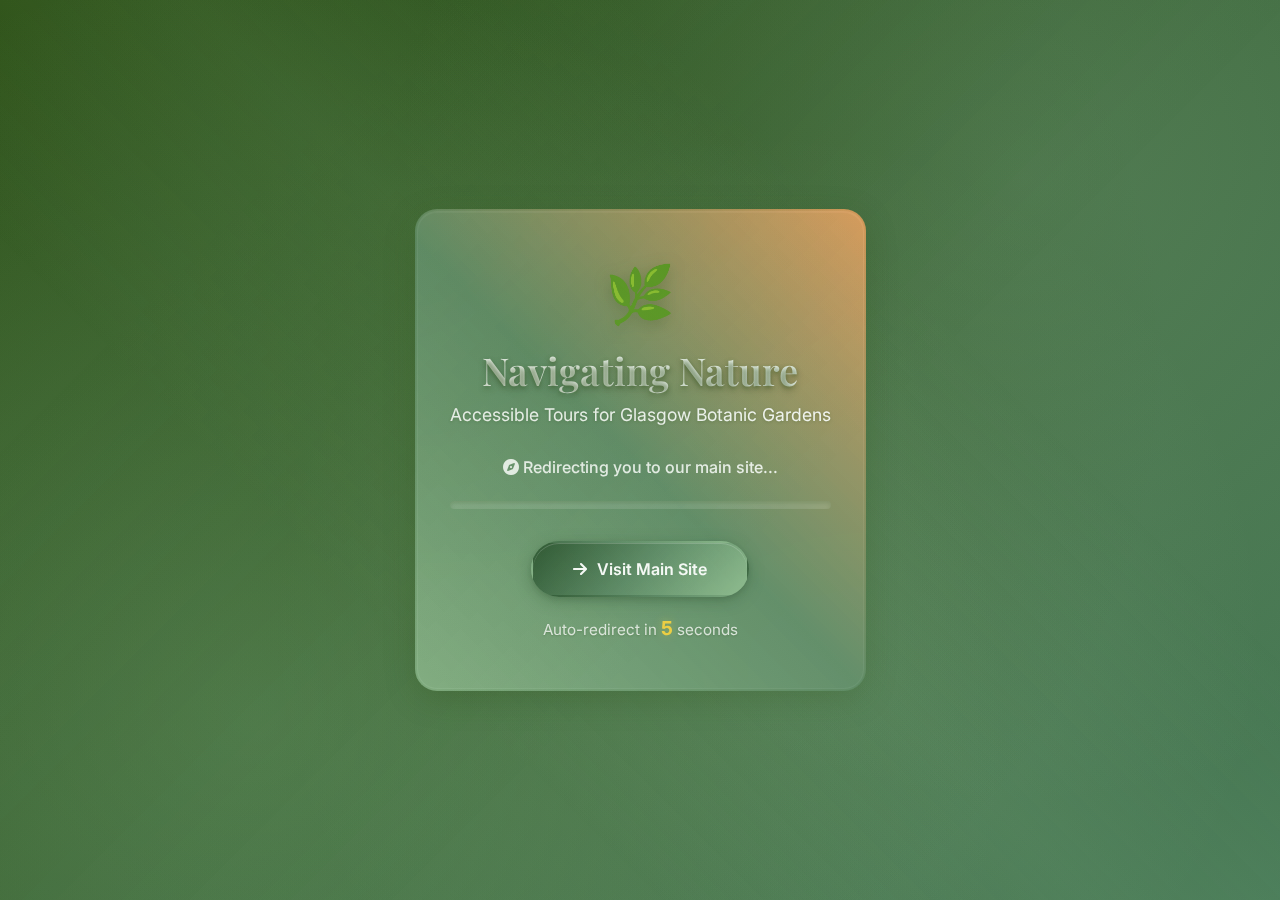
<file: index.html>
<!DOCTYPE html>
<html lang="en">
<head>
    <meta charset="UTF-8">
    <meta name="viewport" content="width=device-width, initial-scale=1.0">
    <title>Navigating Nature - Redirecting...</title>
    <link rel="preconnect" href="https://fonts.googleapis.com">
    <link rel="preconnect" href="https://fonts.gstatic.com" crossorigin>
    <link href="https://fonts.googleapis.com/css2?family=Inter:wght@300;400;500;600;700&family=Playfair+Display:wght@400;500;600;700&display=swap" rel="stylesheet">
    <link rel="stylesheet" href="https://cdnjs.cloudflare.com/ajax/libs/font-awesome/6.4.0/css/all.min.css">
    
    <style>
        :root {
            --clr-primary: #2c5530;
            --clr-secondary: #8fbc8f;
            --clr-accent: #f4a460;
            --clr-tertiary: #5d8a66;
            --clr-light: #f8f9fa;
            --clr-glass: rgba(255, 255, 255, 0.15);
            --clr-glass-border: rgba(255, 255, 255, 0.25);
            --clr-glass-dark: rgba(44, 85, 48, 0.2);
            --font-primary: 'Inter', sans-serif;
            --font-heading: 'Playfair Display', serif;
            --border-radius: 16px;
            --transition: all 0.3s cubic-bezier(0.4, 0, 0.2, 1);
        }

        * {
            margin: 0;
            padding: 0;
            box-sizing: border-box;
        }

        body {
            font-family: var(--font-primary);
            background: linear-gradient(135deg, 
                #2d5016 0%,     /* Deep forest green */
                #4a7c59 25%,    /* Forest green */
                #8fbc8f 50%,    /* Dark sea green */
                #a0c4a9 75%,    /* Light green */
                #b8d4be 100%    /* Pale green */
            );
            background-size: 400% 400%;
            animation: gradientShift 12s ease infinite;
            min-height: 100vh;
            display: flex;
            align-items: center;
            justify-content: center;
            color: white;
            overflow: hidden;
            position: relative;
        }

        @keyframes gradientShift {
            0% { background-position: 0% 50%; }
            25% { background-position: 50% 0%; }
            50% { background-position: 100% 50%; }
            75% { background-position: 50% 100%; }
            100% { background-position: 0% 50%; }
        }

        /* Enhanced animated background elements */
        body::before {
            content: '';
            position: absolute;
            top: 0;
            left: 0;
            right: 0;
            bottom: 0;
            background-image: 
                radial-gradient(circle at 20% 80%, rgba(139, 188, 143, 0.3) 0%, transparent 60%),
                radial-gradient(circle at 80% 20%, rgba(160, 196, 169, 0.2) 0%, transparent 50%),
                radial-gradient(circle at 40% 40%, rgba(45, 80, 22, 0.4) 0%, transparent 70%),
                radial-gradient(circle at 60% 70%, rgba(184, 212, 190, 0.15) 0%, transparent 50%);
            animation: float 25s ease-in-out infinite;
            pointer-events: none;
        }

        body::after {
            content: '';
            position: absolute;
            top: 0;
            left: 0;
            right: 0;
            bottom: 0;
            background-image: 
                linear-gradient(45deg, transparent 30%, rgba(139, 188, 143, 0.1) 50%, transparent 70%),
                linear-gradient(-45deg, transparent 40%, rgba(45, 80, 22, 0.05) 60%, transparent 80%);
            animation: shimmer 15s ease-in-out infinite;
            pointer-events: none;
        }

        @keyframes float {
            0%, 100% { transform: translateY(0px) rotate(0deg) scale(1); }
            25% { transform: translateY(-15px) rotate(1deg) scale(1.02); }
            50% { transform: translateY(5px) rotate(-0.5deg) scale(0.98); }
            75% { transform: translateY(-8px) rotate(0.8deg) scale(1.01); }
        }

        @keyframes shimmer {
            0%, 100% { opacity: 0.3; transform: translateX(-100px); }
            50% { opacity: 0.7; transform: translateX(100px); }
        }

        .redirect-container {
            text-align: center;
            background: var(--clr-glass);
            backdrop-filter: blur(25px);
            border: 1px solid var(--clr-glass-border);
            border-radius: calc(var(--border-radius) + 4px);
            padding: 3rem 2rem;
            box-shadow: 
                0 8px 32px rgba(45, 80, 22, 0.3),
                0 0 0 1px rgba(255, 255, 255, 0.1),
                inset 0 1px 0 rgba(255, 255, 255, 0.2);
            max-width: 500px;
            margin: 2rem;
            position: relative;
            animation: slideUp 1.2s ease-out;
        }

        @keyframes slideUp {
            from {
                opacity: 0;
                transform: translateY(60px) scale(0.95);
            }
            to {
                opacity: 1;
                transform: translateY(0) scale(1);
            }
        }

        .logo {
            font-size: 3.5rem;
            margin-bottom: 1rem;
            animation: bounce 3s ease-in-out infinite;
            filter: drop-shadow(0 4px 8px rgba(45, 80, 22, 0.3));
        }

        @keyframes bounce {
            0%, 20%, 50%, 80%, 100% { transform: translateY(0) rotate(0deg); }
            25% { transform: translateY(-12px) rotate(-2deg); }
            45% { transform: translateY(-6px) rotate(1deg); }
            65% { transform: translateY(-3px) rotate(-1deg); }
        }

        .title {
            font-family: var(--font-heading);
            font-size: 2.4rem;
            font-weight: 600;
            margin-bottom: 0.5rem;
            color: #ffffff;
            text-shadow: 
                0 2px 4px rgba(45, 80, 22, 0.5),
                0 4px 8px rgba(0, 0, 0, 0.2);
            background: linear-gradient(135deg, #ffffff 0%, #f0f8f0 100%);
            -webkit-background-clip: text;
            -webkit-text-fill-color: transparent;
            background-clip: text;
        }

        .subtitle {
            font-size: 1.1rem;
            color: rgba(255, 255, 255, 0.95);
            margin-bottom: 2rem;
            font-weight: 400;
            text-shadow: 0 1px 3px rgba(45, 80, 22, 0.3);
        }

        .loading-text {
            font-size: 1rem;
            color: rgba(255, 255, 255, 0.9);
            margin-bottom: 1.5rem;
            font-weight: 500;
        }

        .progress-bar {
            width: 100%;
            height: 8px;
            background: rgba(255, 255, 255, 0.15);
            border-radius: 4px;
            overflow: hidden;
            margin-bottom: 2rem;
            box-shadow: inset 0 2px 4px rgba(45, 80, 22, 0.2);
        }

        .progress-fill {
            height: 100%;
            background: linear-gradient(90deg, 
                var(--clr-secondary) 0%, 
                var(--clr-tertiary) 30%,
                #7fb069 60%,
                var(--clr-accent) 100%
            );
            border-radius: 4px;
            animation: fillProgress 5s ease-out forwards;
            width: 0%;
            box-shadow: 0 0 10px rgba(139, 188, 143, 0.5);
        }

        @keyframes fillProgress {
            to { width: 100%; }
        }

        .redirect-button {
            display: inline-flex;
            align-items: center;
            gap: 0.6rem;
            background: linear-gradient(135deg, 
                var(--clr-primary) 0%, 
                var(--clr-tertiary) 50%,
                var(--clr-secondary) 100%
            );
            color: white;
            text-decoration: none;
            padding: 1rem 2.5rem;
            border-radius: 50px;
            font-weight: 600;
            font-size: 1rem;
            transition: var(--transition);
            box-shadow: 
                0 4px 15px rgba(44, 85, 48, 0.4),
                0 2px 5px rgba(0, 0, 0, 0.1),
                inset 0 1px 0 rgba(255, 255, 255, 0.2);
            border: 2px solid transparent;
            position: relative;
            overflow: hidden;
        }

        .redirect-button::before {
            content: '';
            position: absolute;
            top: 0;
            left: -100%;
            width: 100%;
            height: 100%;
            background: linear-gradient(90deg, 
                transparent, 
                rgba(255, 255, 255, 0.2), 
                transparent
            );
            transition: left 0.6s ease;
        }

        .redirect-button:hover::before {
            left: 100%;
        }

        .redirect-button:hover {
            transform: translateY(-3px) scale(1.02);
            box-shadow: 
                0 8px 25px rgba(44, 85, 48, 0.5),
                0 4px 10px rgba(0, 0, 0, 0.15);
            border-color: rgba(255, 255, 255, 0.3);
        }

        .redirect-button:active {
            transform: translateY(-1px) scale(0.98);
        }

        .countdown {
            font-size: 0.95rem;
            color: rgba(255, 255, 255, 0.8);
            margin-top: 1.2rem;
            font-weight: 400;
            text-shadow: 0 1px 2px rgba(45, 80, 22, 0.3);
        }

        .countdown-number {
            font-weight: 700;
            color: #f4d03f;
            font-size: 1.2rem;
            text-shadow: 0 0 10px rgba(244, 208, 63, 0.3);
        }

        /* Enhanced decorative elements */
        .redirect-container::before {
            content: '';
            position: absolute;
            top: -3px;
            left: -3px;
            right: -3px;
            bottom: -3px;
            background: linear-gradient(45deg, 
                var(--clr-primary) 0%,
                var(--clr-secondary) 25%,
                var(--clr-tertiary) 50%,
                var(--clr-accent) 75%,
                var(--clr-primary) 100%
            );
            border-radius: calc(var(--border-radius) + 6px);
            z-index: -1;
            opacity: 0.8;
            animation: borderGlow 4s ease-in-out infinite;
            background-size: 200% 200%;
        }

        @keyframes borderGlow {
            0%, 100% { 
                opacity: 0.6; 
                background-position: 0% 50%;
            }
            50% { 
                opacity: 1; 
                background-position: 100% 50%;
            }
        }

        /* Mobile responsiveness */
        @media (max-width: 768px) {
            .redirect-container {
                padding: 2rem 1.5rem;
                margin: 1rem;
            }
            
            .title {
                font-size: 2rem;
            }
            
            .subtitle {
                font-size: 1rem;
            }
            
            .logo {
                font-size: 3rem;
            }
            
            .redirect-button {
                padding: 0.9rem 2rem;
            }
        }

        @media (max-width: 480px) {
            .redirect-container {
                padding: 1.5rem 1rem;
            }
            
            .title {
                font-size: 1.8rem;
            }
            
            .logo {
                font-size: 2.5rem;
            }
            
            .redirect-button {
                padding: 0.8rem 1.8rem;
                font-size: 0.95rem;
            }
        }

        /* Accessibility preferences */
        @media (prefers-reduced-motion: reduce) {
            *, *::before, *::after {
                animation-duration: 0.01ms !important;
                animation-iteration-count: 1 !important;
                transition-duration: 0.01ms !important;
            }
            
            body {
                background: linear-gradient(135deg, var(--clr-primary), var(--clr-secondary));
            }
        }

        /* High contrast mode */
        @media (prefers-contrast: high) {
            .redirect-container {
                border: 3px solid white;
                background: rgba(44, 85, 48, 0.95);
            }
            
            .title {
                color: white;
                -webkit-text-fill-color: white;
            }
            
            .redirect-button {
                border: 2px solid white;
            }
        }
    </style>
</head>
<body>
    <div class="redirect-container">
        <div class="logo">🌿</div>
        <h1 class="title">Navigating Nature</h1>
        <p class="subtitle">Accessible Tours for Glasgow Botanic Gardens</p>
        
        <div class="loading-text">
            <i class="fas fa-compass fa-spin"></i>
            Redirecting you to our main site...
        </div>
        
        <div class="progress-bar">
            <div class="progress-fill"></div>
        </div>
        
        <a href="main/index.html" class="redirect-button" id="redirectBtn">
            <i class="fas fa-arrow-right"></i>
            Visit Main Site
        </a>
        
        <p class="countdown">
            Auto-redirect in <span class="countdown-number" id="countdown">5</span> seconds
        </p>
    </div>

    <script>
        // Auto-redirect functionality
        let timeLeft = 5;
        const countdownElement = document.getElementById('countdown');
        const redirectBtn = document.getElementById('redirectBtn');

        // Update countdown every second
        const countdownTimer = setInterval(() => {
            timeLeft--;
            countdownElement.textContent = timeLeft;
            
            if (timeLeft <= 0) {
                clearInterval(countdownTimer);
                window.location.href = 'main/index.html';
            }
        }, 1000);

        // Manual redirect button
        redirectBtn.addEventListener('click', (e) => {
            e.preventDefault();
            clearInterval(countdownTimer);
            
            // Add loading state
            redirectBtn.innerHTML = '<i class="fas fa-spinner fa-spin"></i> Redirecting...';
            redirectBtn.style.opacity = '0.8';
            
            setTimeout(() => {
                window.location.href = 'main/index.html';
            }, 500);
        });

        // Preload the main page for faster transition
        const link = document.createElement('link');
        link.rel = 'prefetch';
        link.href = 'main/index.html';
        document.head.appendChild(link);

        // Enhanced accessibility
        document.addEventListener('keydown', (e) => {
            if (e.key === 'Enter' || e.key === ' ') {
                if (document.activeElement === redirectBtn) {
                    redirectBtn.click();
                }
            }
        });

        // Respect user's motion preferences
        if (window.matchMedia('(prefers-reduced-motion: reduce)').matches) {
            document.documentElement.style.setProperty('--animation-duration', '0.01ms');
        }
    </script>
</body>
</html>
</file>
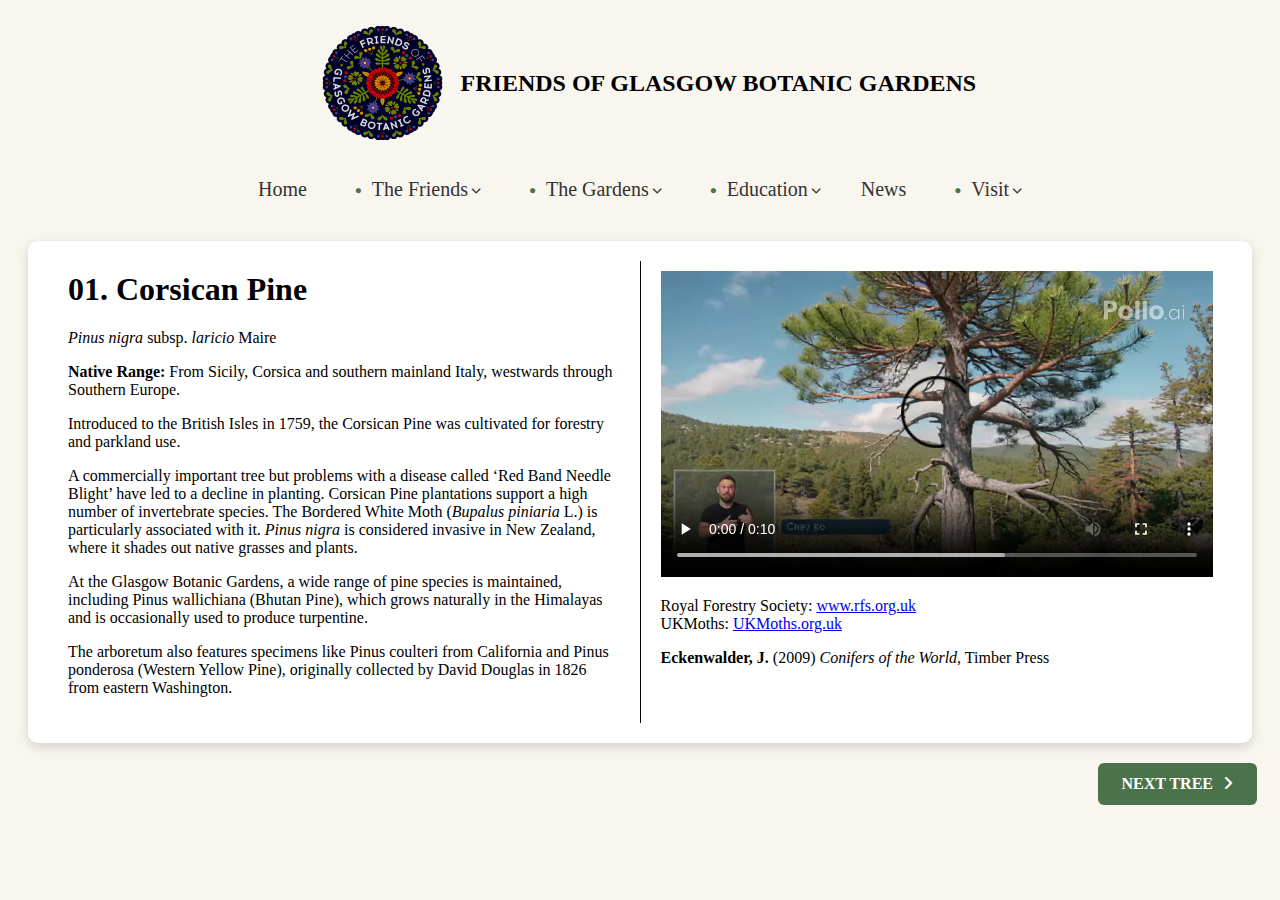
<file: demo website/corsican-pine.html>
<!DOCTYPE html>
<html lang="en">
    <head>
        <meta charset="UTF-8">
        <title>01. Corsican Pine</title>
        <link rel="stylesheet" href="styles.css" />
        <link rel="stylesheet" href="https://cdnjs.cloudflare.com/ajax/libs/font-awesome/6.5.0/css/all.min.css" />
    </head>
    <body>
        <!--Navigation Bar-->
        <header>
            <img src="glasgow_logo.png" alt="Botanic Gardens Logo">
            <h2 class="name-title">FRIENDS OF GLASGOW BOTANIC GARDENS</h2>
        </header>

        <nav class="navbar">
            <ul class="nav-menu">
                <li><a href="#">Home</a></li>
                <li class="dropdown">
                    <a href="#">The Friends <i class="fa-solid fa-chevron-down" style="font-size:10px; padding-left:3px"></i></a>
                    <ul class="dropdown-content">
                        <li><a href="#">About Us</a></li>
                        <li><a href="#">Become a friend</a></li>
                        <li><a href="#">Donate</a></li>
                    </ul>
                </li>

                <li class="dropdown">
                    <a href="#">The Gardens <i class="fa-solid fa-chevron-down" style="font-size:10px; padding-left:3px"></i></a>
                    <ul class="dropdown-content">
                        <li><a href="#">History</a></li>
                        <li><a href="tree-trail.html">Tree Trail</a></li>
                    </ul>
                </li>

                <li class="dropdown">
                    <a href="#">Education <i class="fa-solid fa-chevron-down" style="font-size:10px; padding-left:3px"></i></a>
                    <ul class="dropdown-content">
                        <li><a href="#">RBGE Certificate in Practical Horticulture</a></li>
                    </ul>
                </li>

                <li><a href="#">News</a></li>

                <li class="dropdown">
                    <a href="#">Visit <i class="fa-solid fa-chevron-down" style="font-size:10px; padding-left:3px"></i></a>
                    <ul class="dropdown-content">
                        <li><a href="event-booking.html">Tours</a></li>
                        <li><a href="#">Getting Here</a></li>
                        <li><a href="#">Contact</a></li>
                        <li><a href="#">Frequent Ask Questions</a></li>
                    </ul>
                </li>
            </ul>
        </nav>

        <div class="container container-div">
            <div style="border-right: 1.5px solid black;">
                <h1 style="margin-top: 0px;">01. Corsican Pine</h1>
                <p><em>Pinus nigra</em> subsp. <em>laricio</em> Maire</p>

                <p><strong>Native Range:</strong> From Sicily, Corsica and southern mainland Italy, westwards through Southern Europe.</p>

                <p>Introduced to the British Isles in 1759, the Corsican Pine was cultivated for forestry and parkland use.</p>

                <p>A commercially important tree but problems with a disease called ‘Red Band Needle Blight’ have led to a decline in planting.
                   Corsican Pine plantations support a high number of invertebrate species. The Bordered White Moth (<em>Bupalus piniaria</em> L.) is particularly associated with it.
                   <em>Pinus nigra</em> is considered invasive in New Zealand, where it shades out native grasses and plants.
                </p>

                <p>At the Glasgow Botanic Gardens, a wide range of pine species is maintained, including Pinus wallichiana (Bhutan Pine), which grows naturally in the Himalayas and is occasionally used to produce turpentine.</p>

                <p>The arboretum also features specimens like Pinus coulteri from California and Pinus ponderosa (Western Yellow Pine), originally collected by David Douglas in 1826 from eastern Washington.</p>
            </div>
            <div>
                <video width="100%" controls>
                    <source src="sample.mp4" type="video/mp4">
                    Your browser does not support the video tag.
                </video>
                <div>
                    <div>
                        <p>Royal Forestry Society: <a href="https://www.rfs.org.uk" target="_blank">www.rfs.org.uk</a><br>
                        UKMoths: <a href="https://www.ukmoths.org.uk" target="_blank">UKMoths.org.uk</a></p>

                        <p><strong>Eckenwalder, J.</strong> (2009) <em>Conifers of the World</em>, Timber Press</p>
                    </div>
                </div>
            </div>
        </div>

        <div class="button-next">
            <a class="next-btn" href="#">NEXT TREE<i class="fa-solid fa-angle-right" style= "padding-left: 10px;"></i></a>
        </div>
    </body>
</html>
</file>
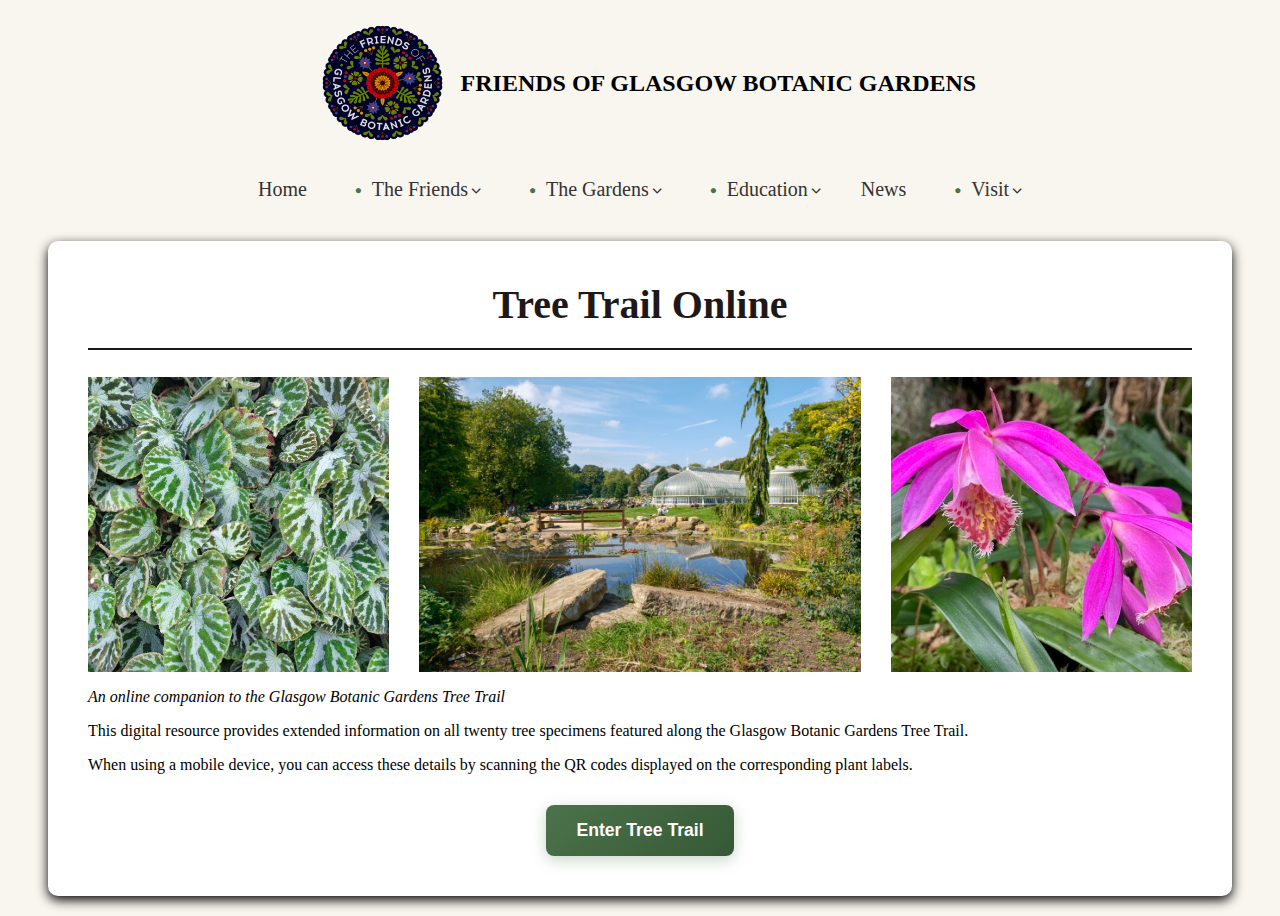
<file: demo website/tree-trail.html>
<!DOCTYPE html>
<html lang="en">
    <head>
        <meta charset="UTF-8">
        <title>Tree Trail Online - Glasgow Botanic Gardens</title>
        <link rel="stylesheet" href="styles.css" />
        <link rel="stylesheet" href="https://cdnjs.cloudflare.com/ajax/libs/font-awesome/6.5.0/css/all.min.css" />
    </head>
    <body>
        <!--Navigation Bar-->
        <header>
            <img src="glasgow_logo.png" alt="Botanic Gardens Logo">
            <h2 class="name-title">FRIENDS OF GLASGOW BOTANIC GARDENS</h2>
        </header>

        <nav class="navbar">
            <ul class="nav-menu">
                <li><a href="#">Home</a></li>
                <li class="dropdown">
                    <a href="#">The Friends <i class="fa-solid fa-chevron-down" style="font-size:10px; padding-left:3px"></i></a>
                    <ul class="dropdown-content">
                        <li><a href="#">About Us</a></li>
                        <li><a href="#">Become a friend</a></li>
                        <li><a href="#">Donate</a></li>
                    </ul>
                </li>

                <li class="dropdown">
                    <a href="#">The Gardens <i class="fa-solid fa-chevron-down" style="font-size:10px; padding-left:3px"></i></a>
                    <ul class="dropdown-content">
                        <li><a href="#">History</a></li>
                        <li><a href="tree-trail.html">Tree Trail</a></li>
                    </ul>
                </li>

                <li class="dropdown">
                    <a href="#">Education <i class="fa-solid fa-chevron-down" style="font-size:10px; padding-left:3px"></i></a>
                    <ul class="dropdown-content">
                        <li><a href="#">RBGE Certificate in Practical Horticulture</a></li>
                    </ul>
                </li>

                <li><a href="#">News</a></li>

                <li class="dropdown">
                    <a href="#">Visit <i class="fa-solid fa-chevron-down" style="font-size:10px; padding-left:3px"></i></a>
                    <ul class="dropdown-content">
                        <li><a href="event-booking.html">Tours</a></li>
                        <li><a href="#">Getting Here</a></li>
                        <li><a href="#">Contact</a></li>
                        <li><a href="#">Frequent Ask Questions</a></li>
                    </ul>
                </li>
            </ul>
        </nav>

        <div class="container container-tree">
            <h1 class="tree-title">Tree Trail Online</h1>
                <div class="gallery">
                    <img src="begonias.jpg" alt="Image 1">
                    <img src="tour.jpg" alt="Image 2">
                    <img src="orchirds.jpg" alt="Image 3">
                </div>


            <p><em>An online companion to the Glasgow Botanic Gardens Tree Trail</em></p>

            <p>This digital resource provides extended information on all twenty tree specimens featured along the Glasgow Botanic Gardens Tree Trail.</p>

            <p>When using a mobile device, you can access these details by scanning the QR codes displayed on the corresponding plant labels.</p>

            <div style="display: flex; justify-content: center;padding-top:15px">
                <a class="enter-btn" href="corsican-pine.html">Enter Tree Trail</a>
            </div>
        </div>
    </body>
</html>
</file>
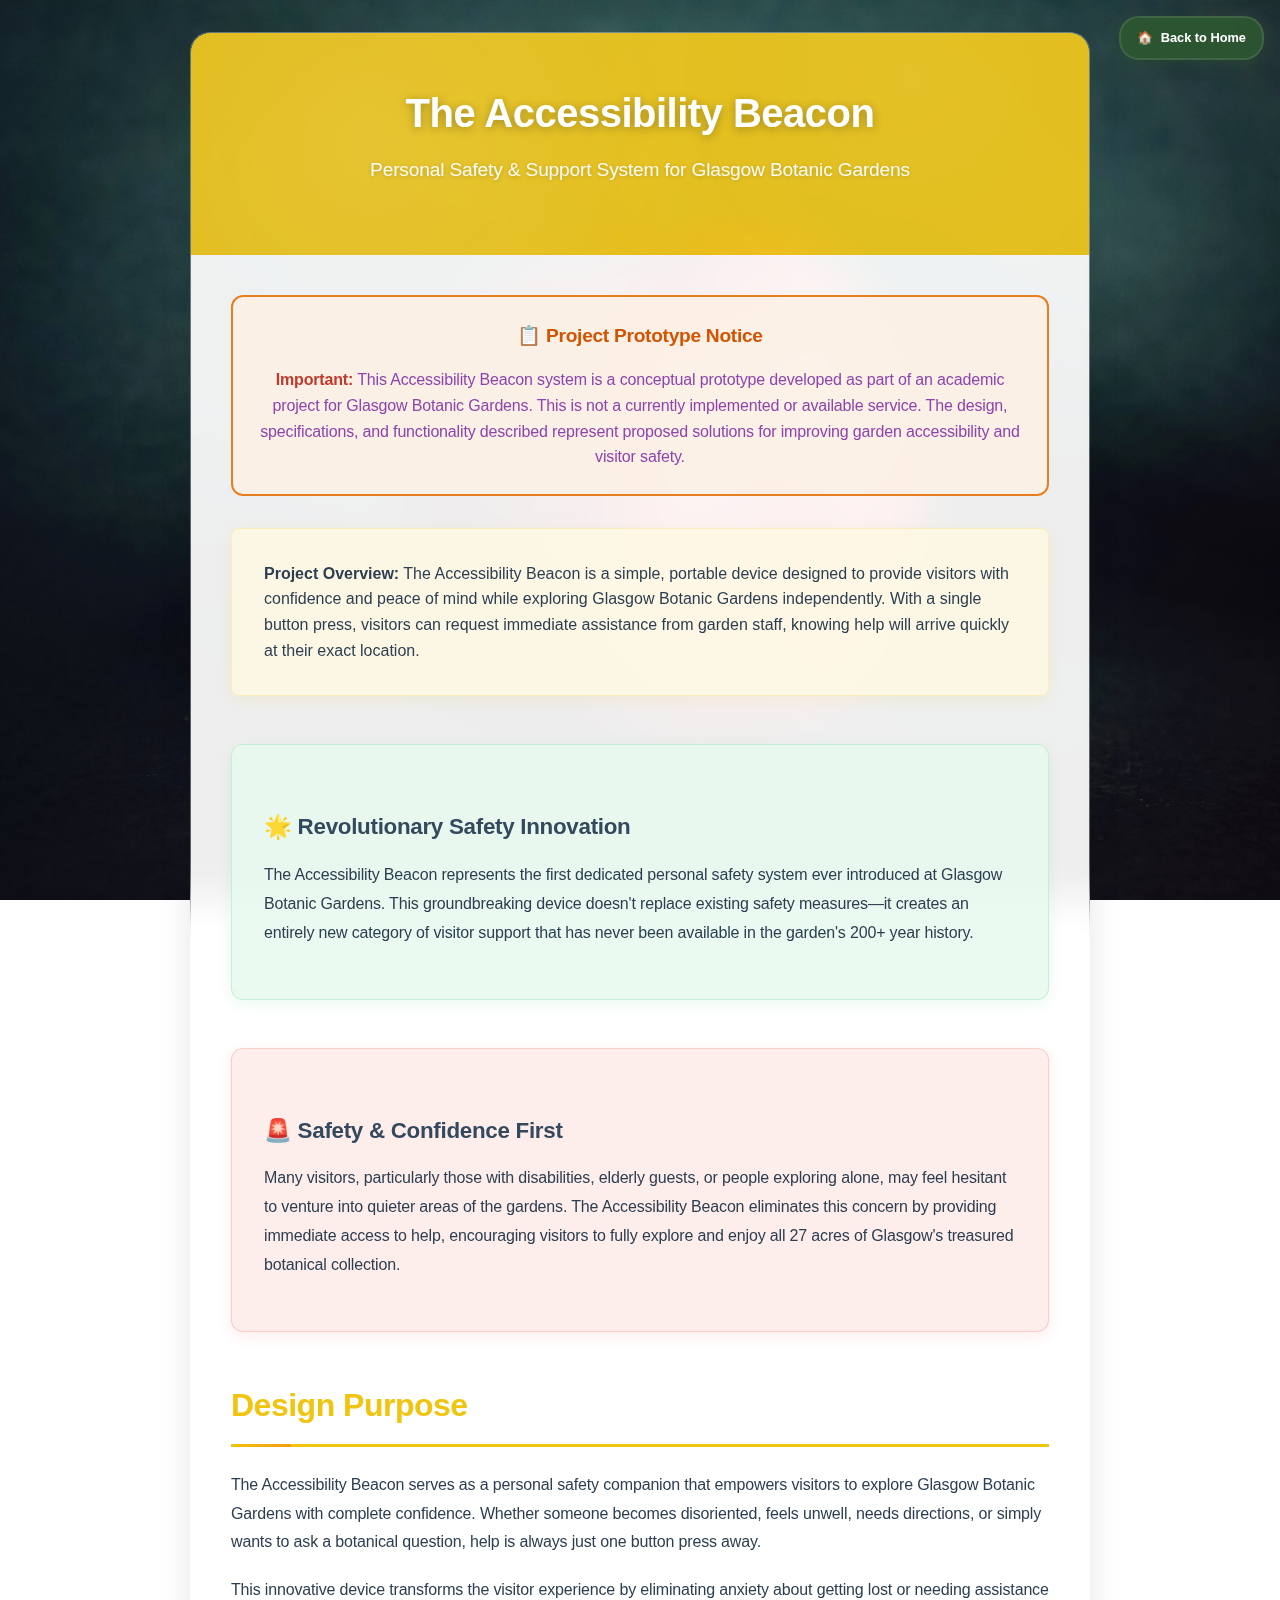
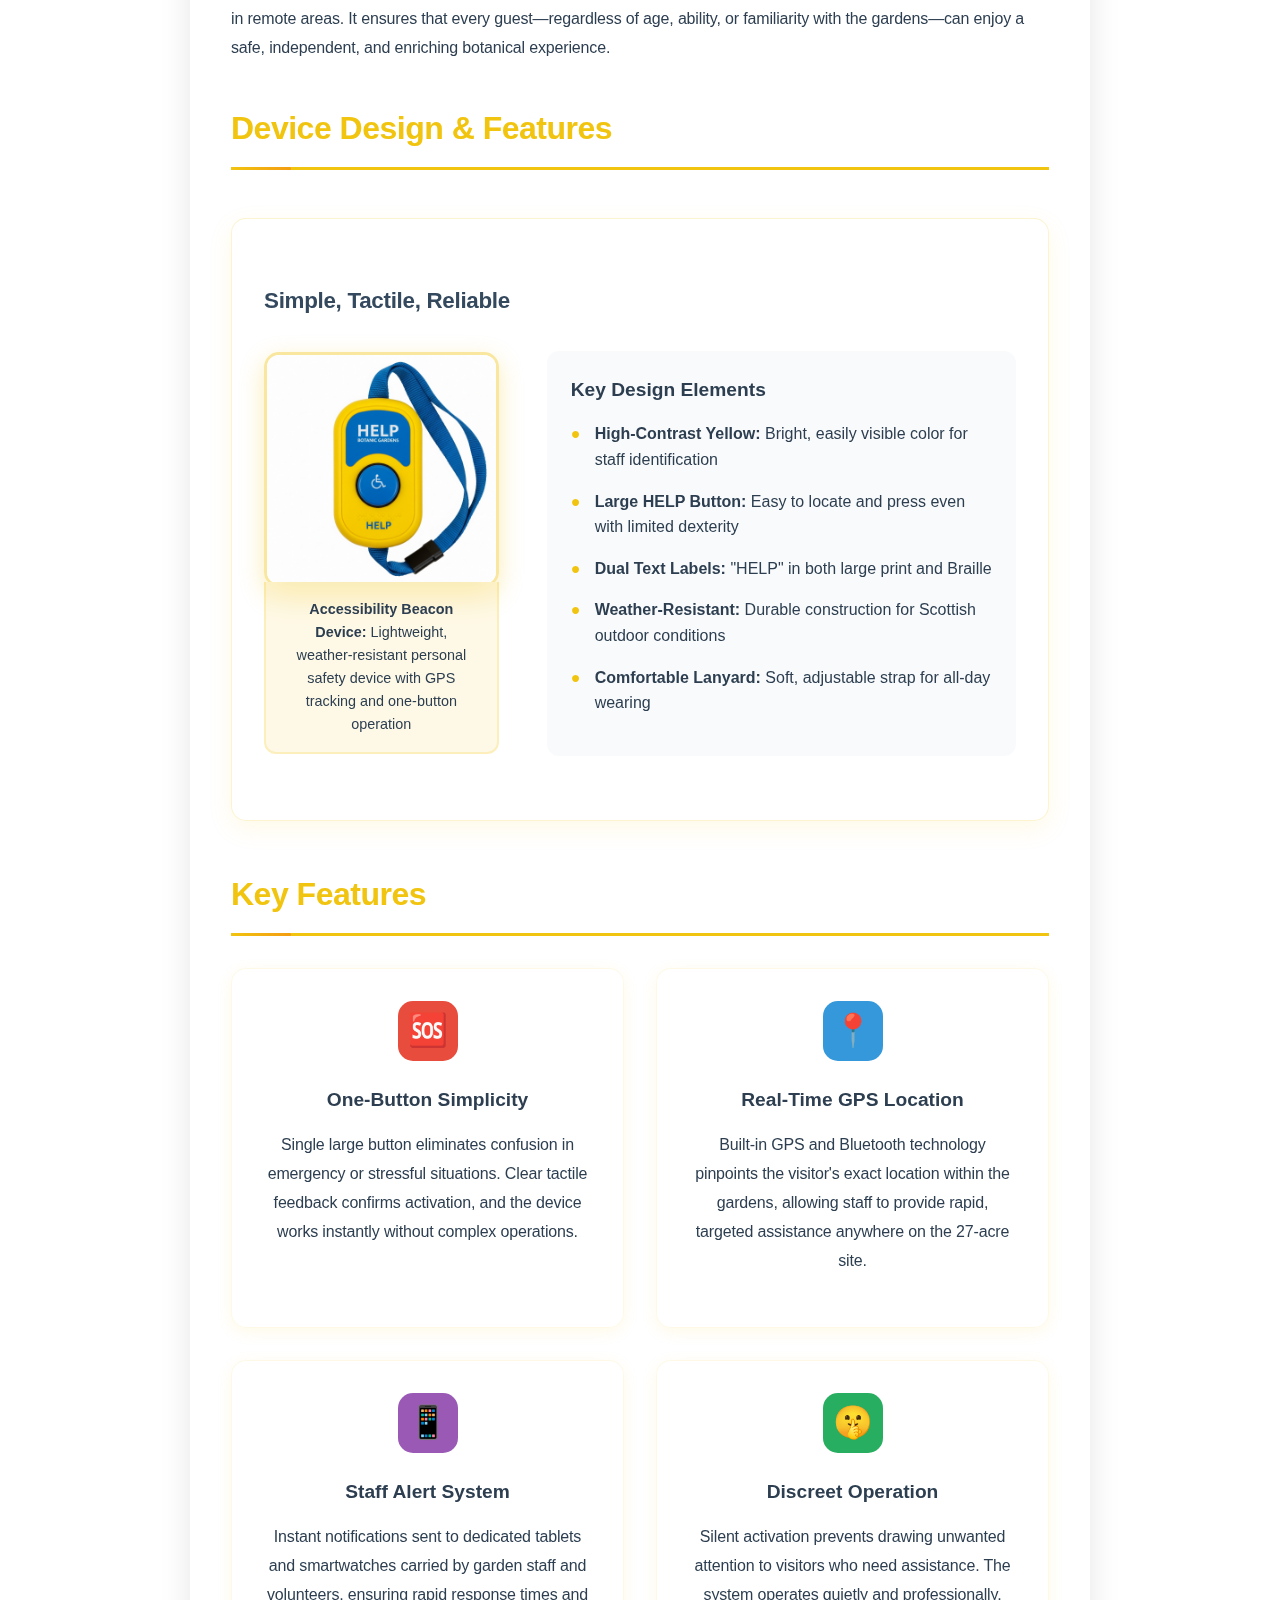
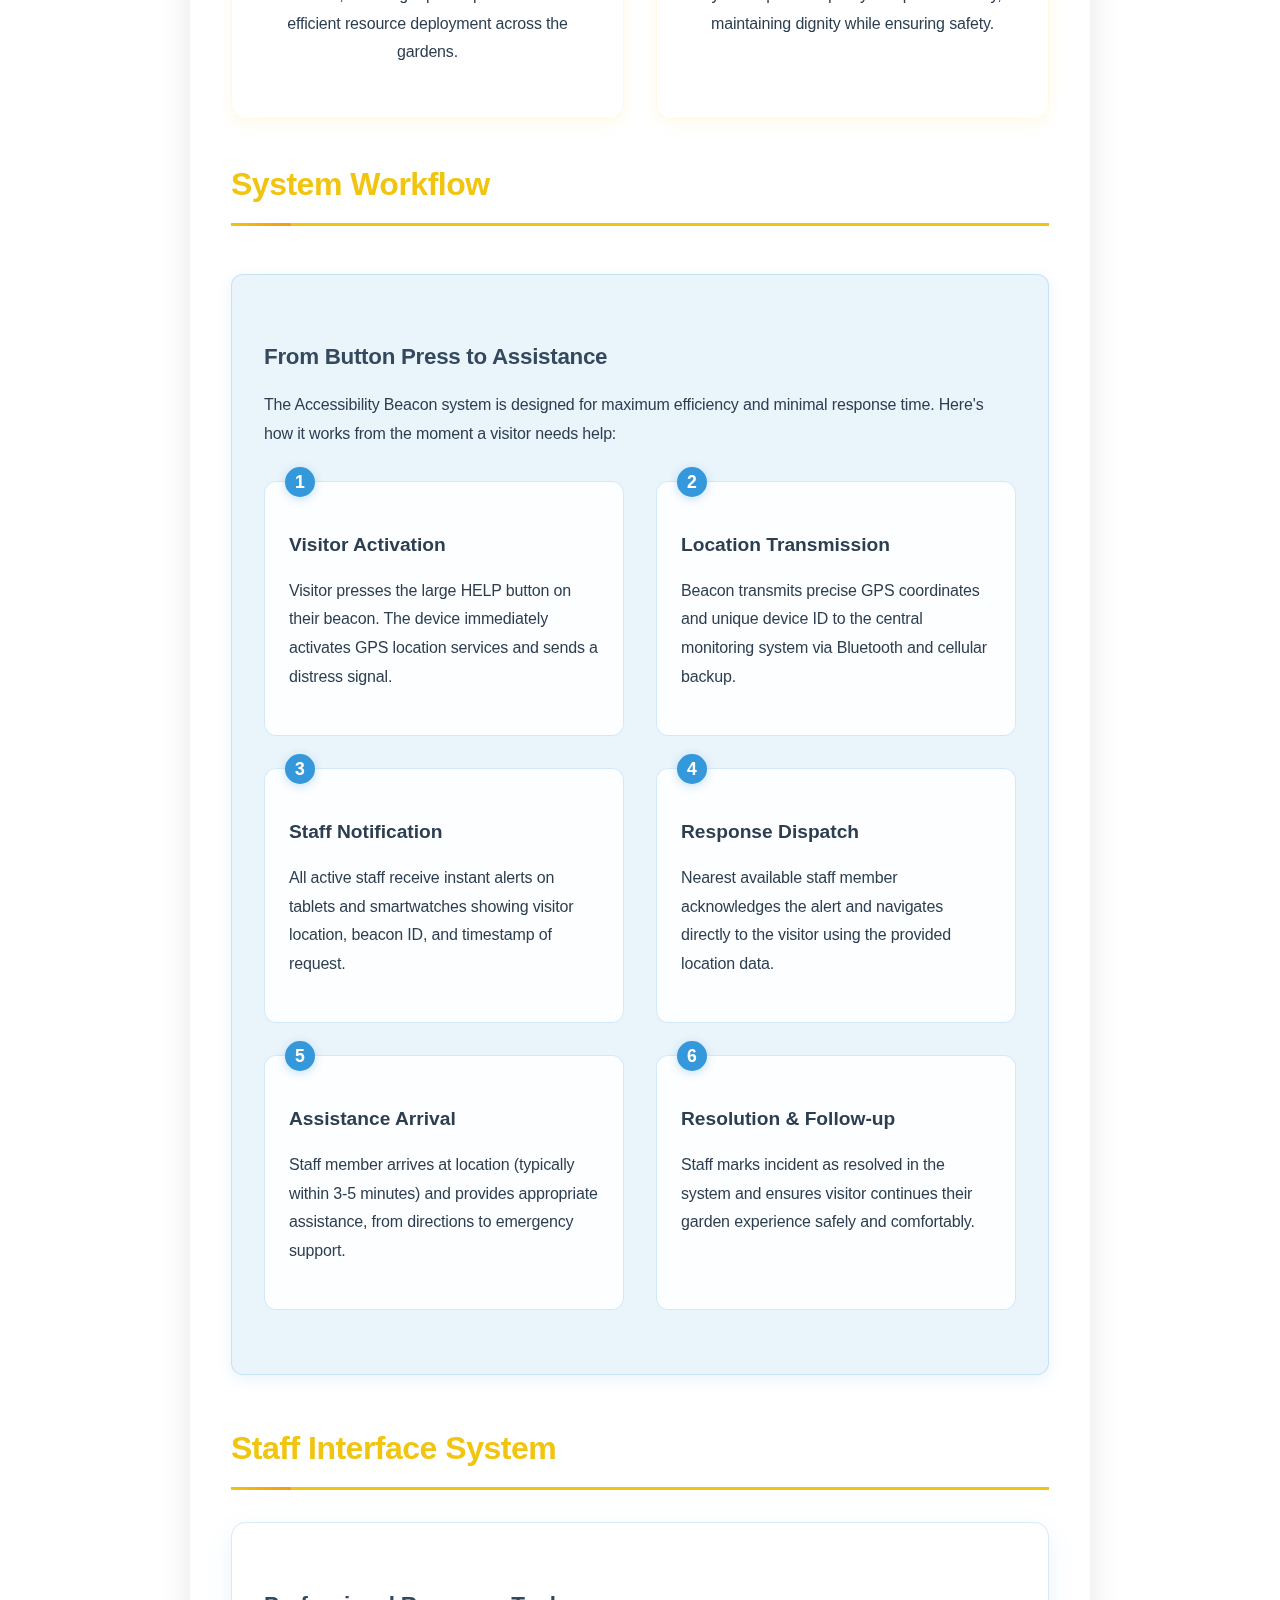
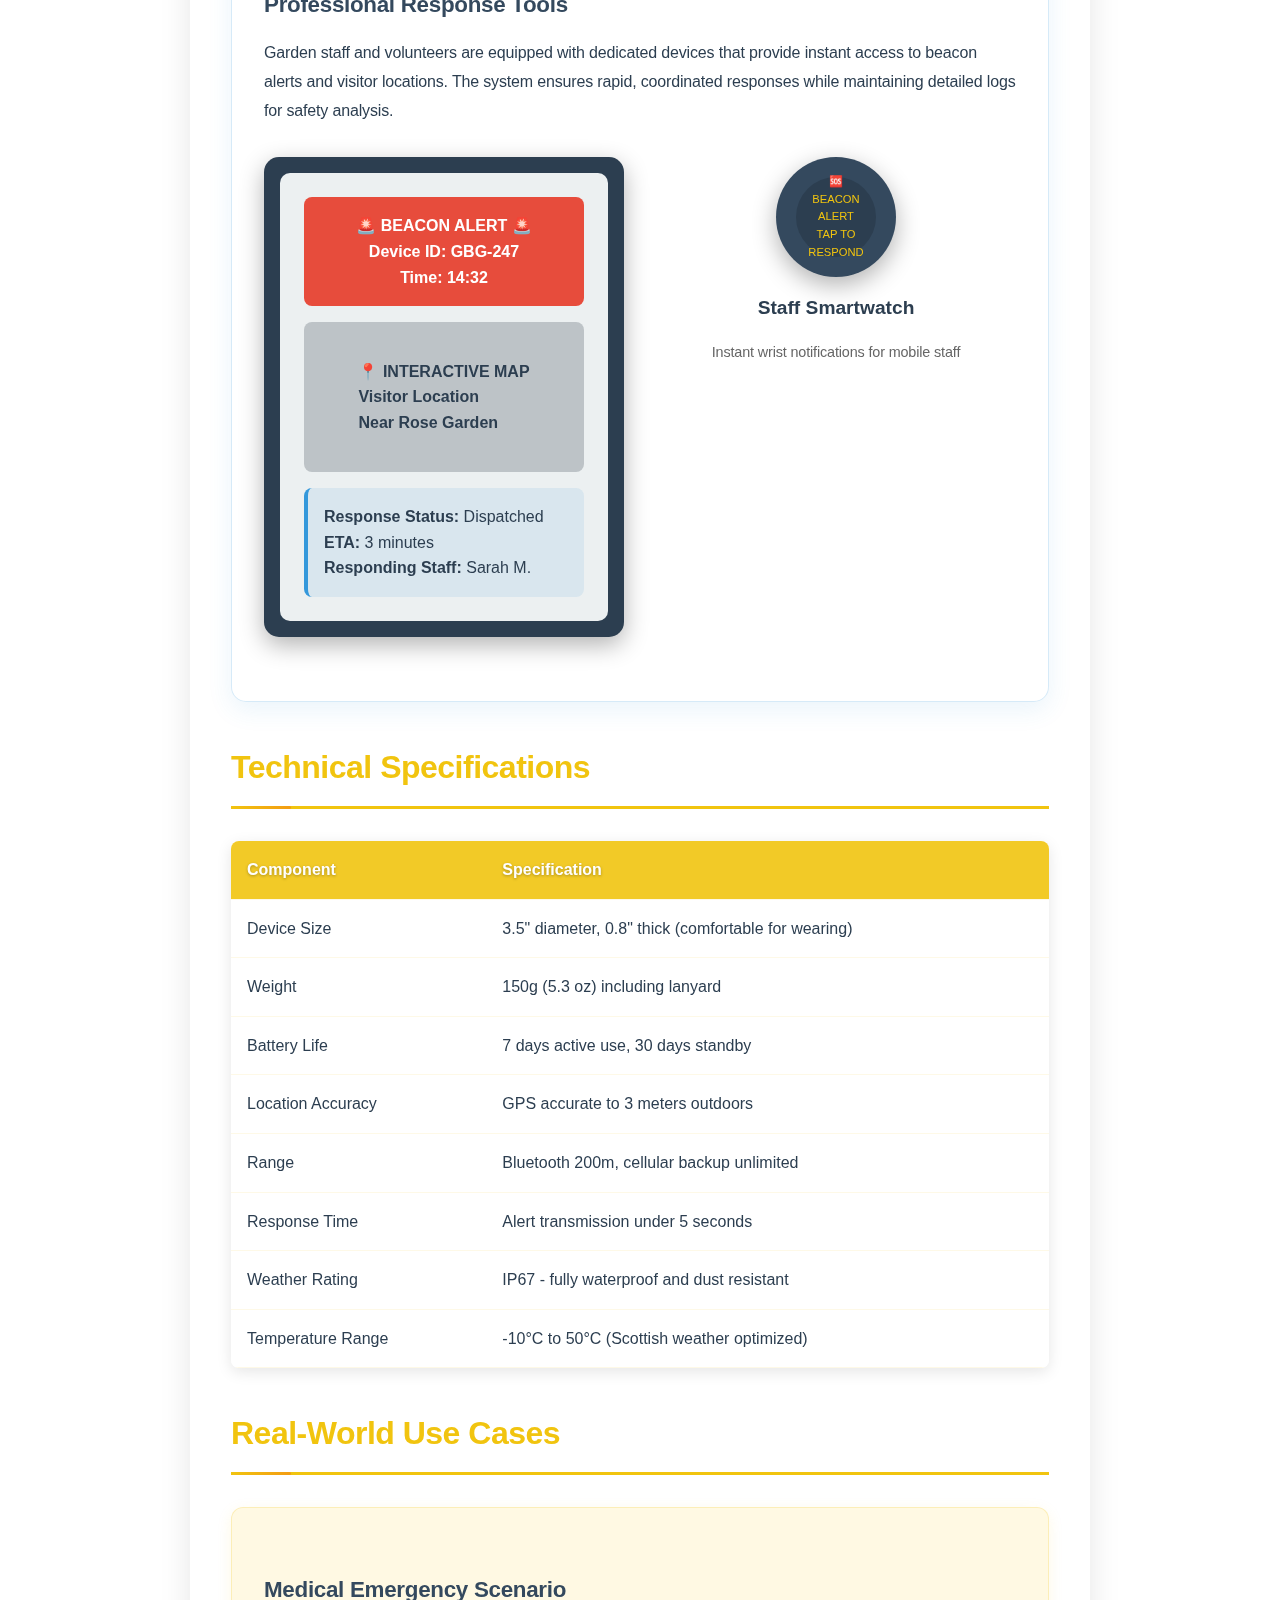
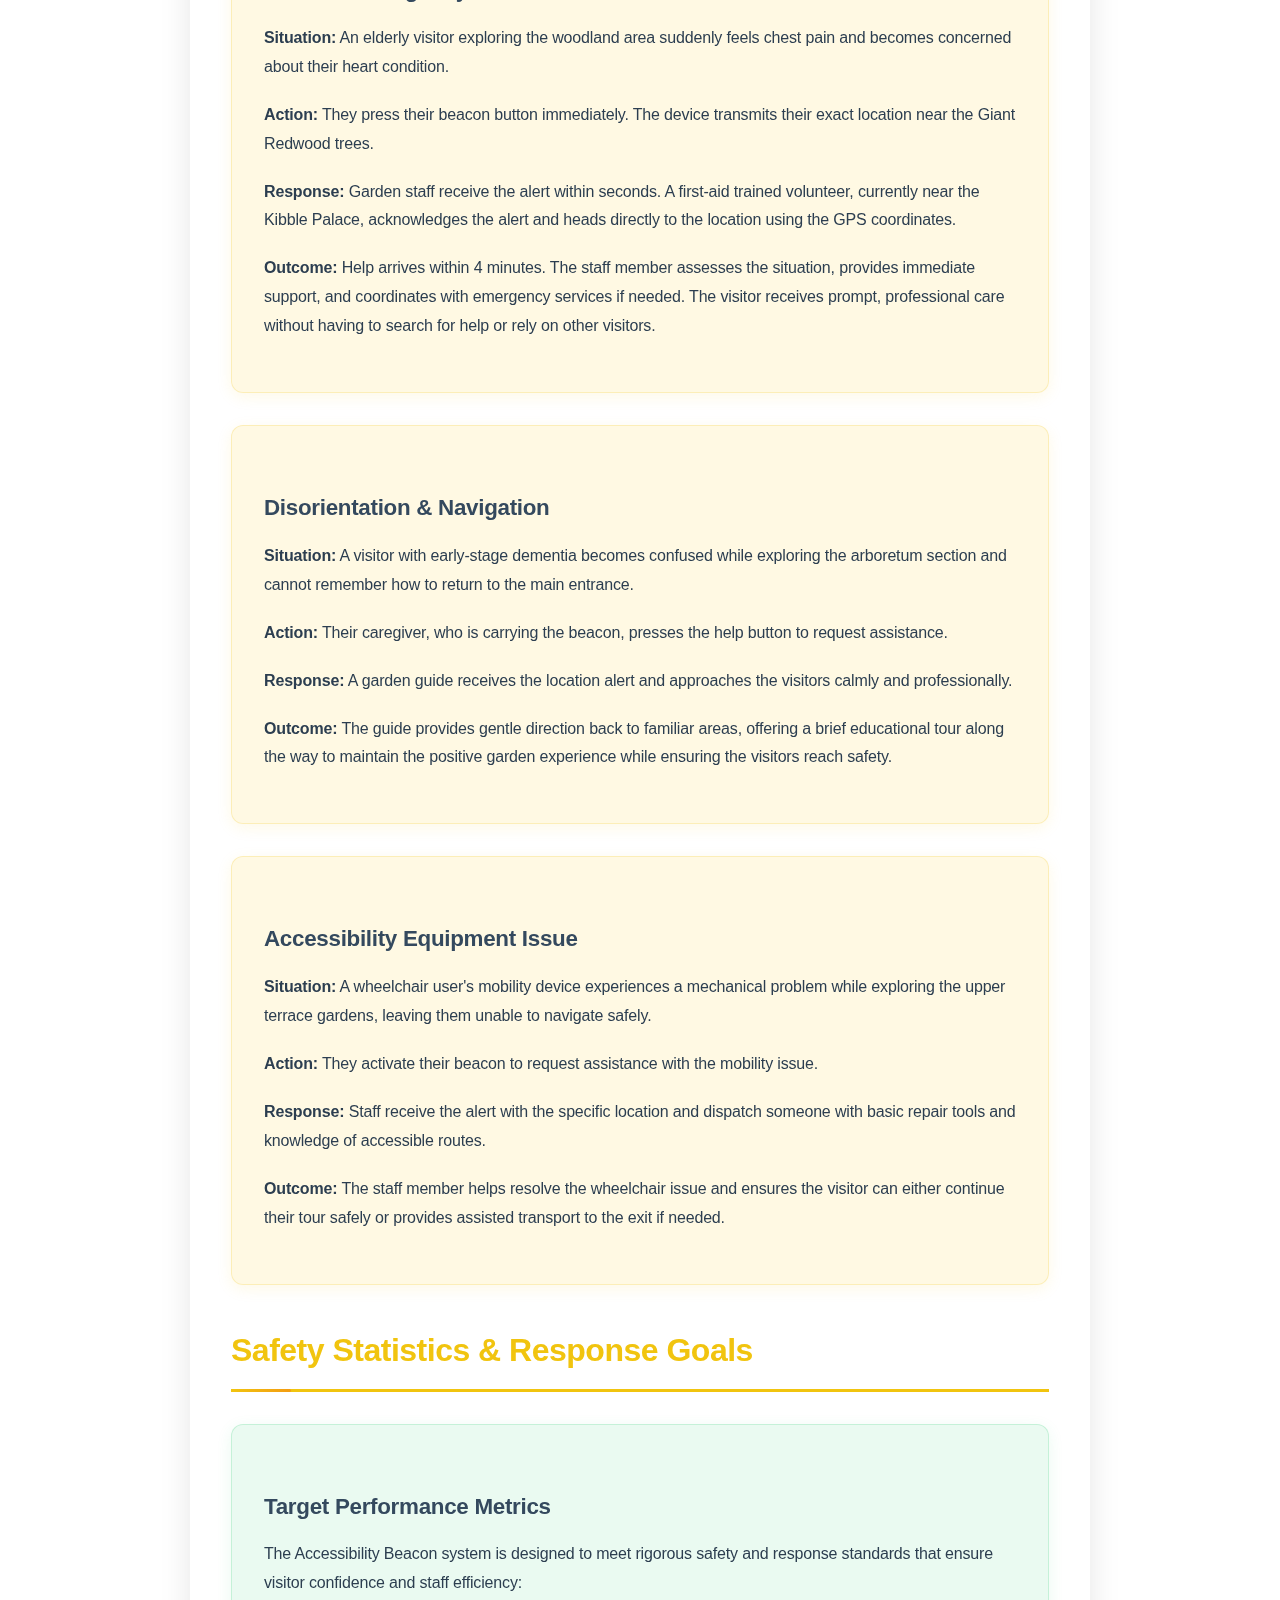
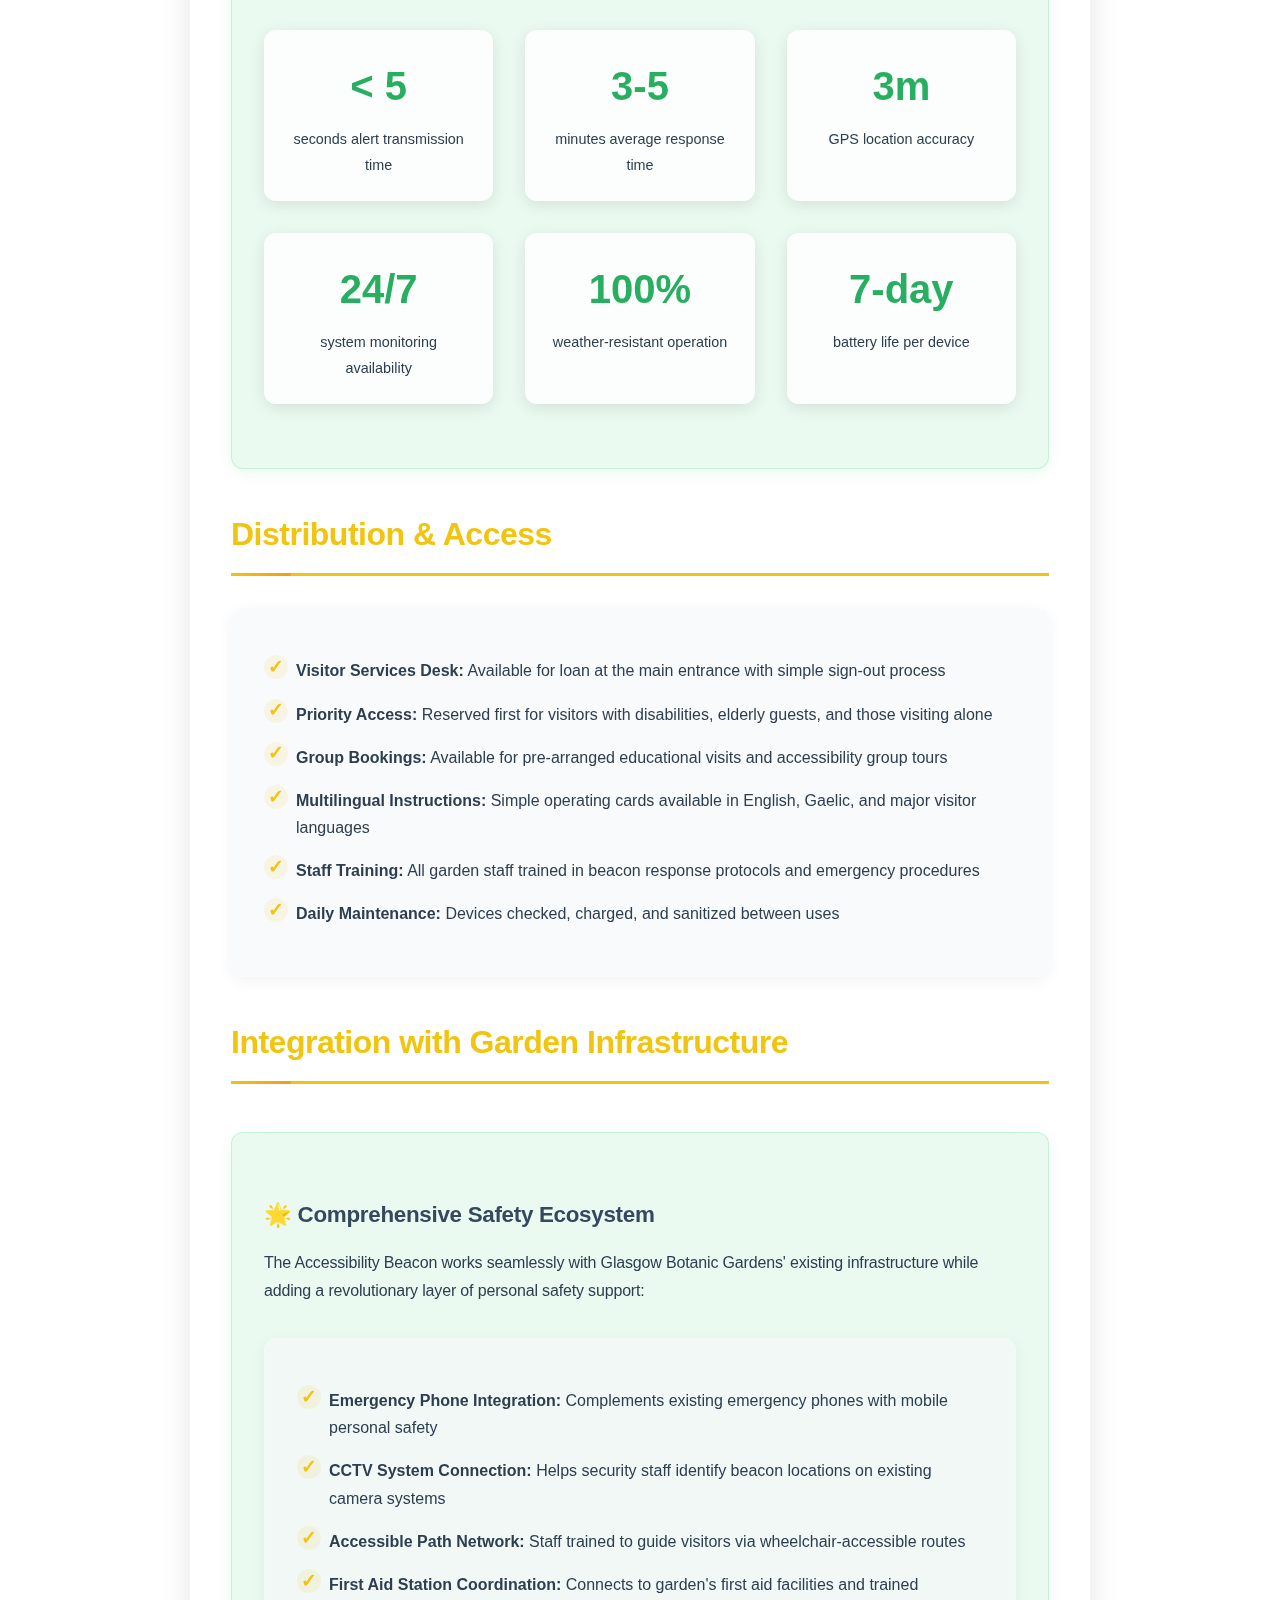
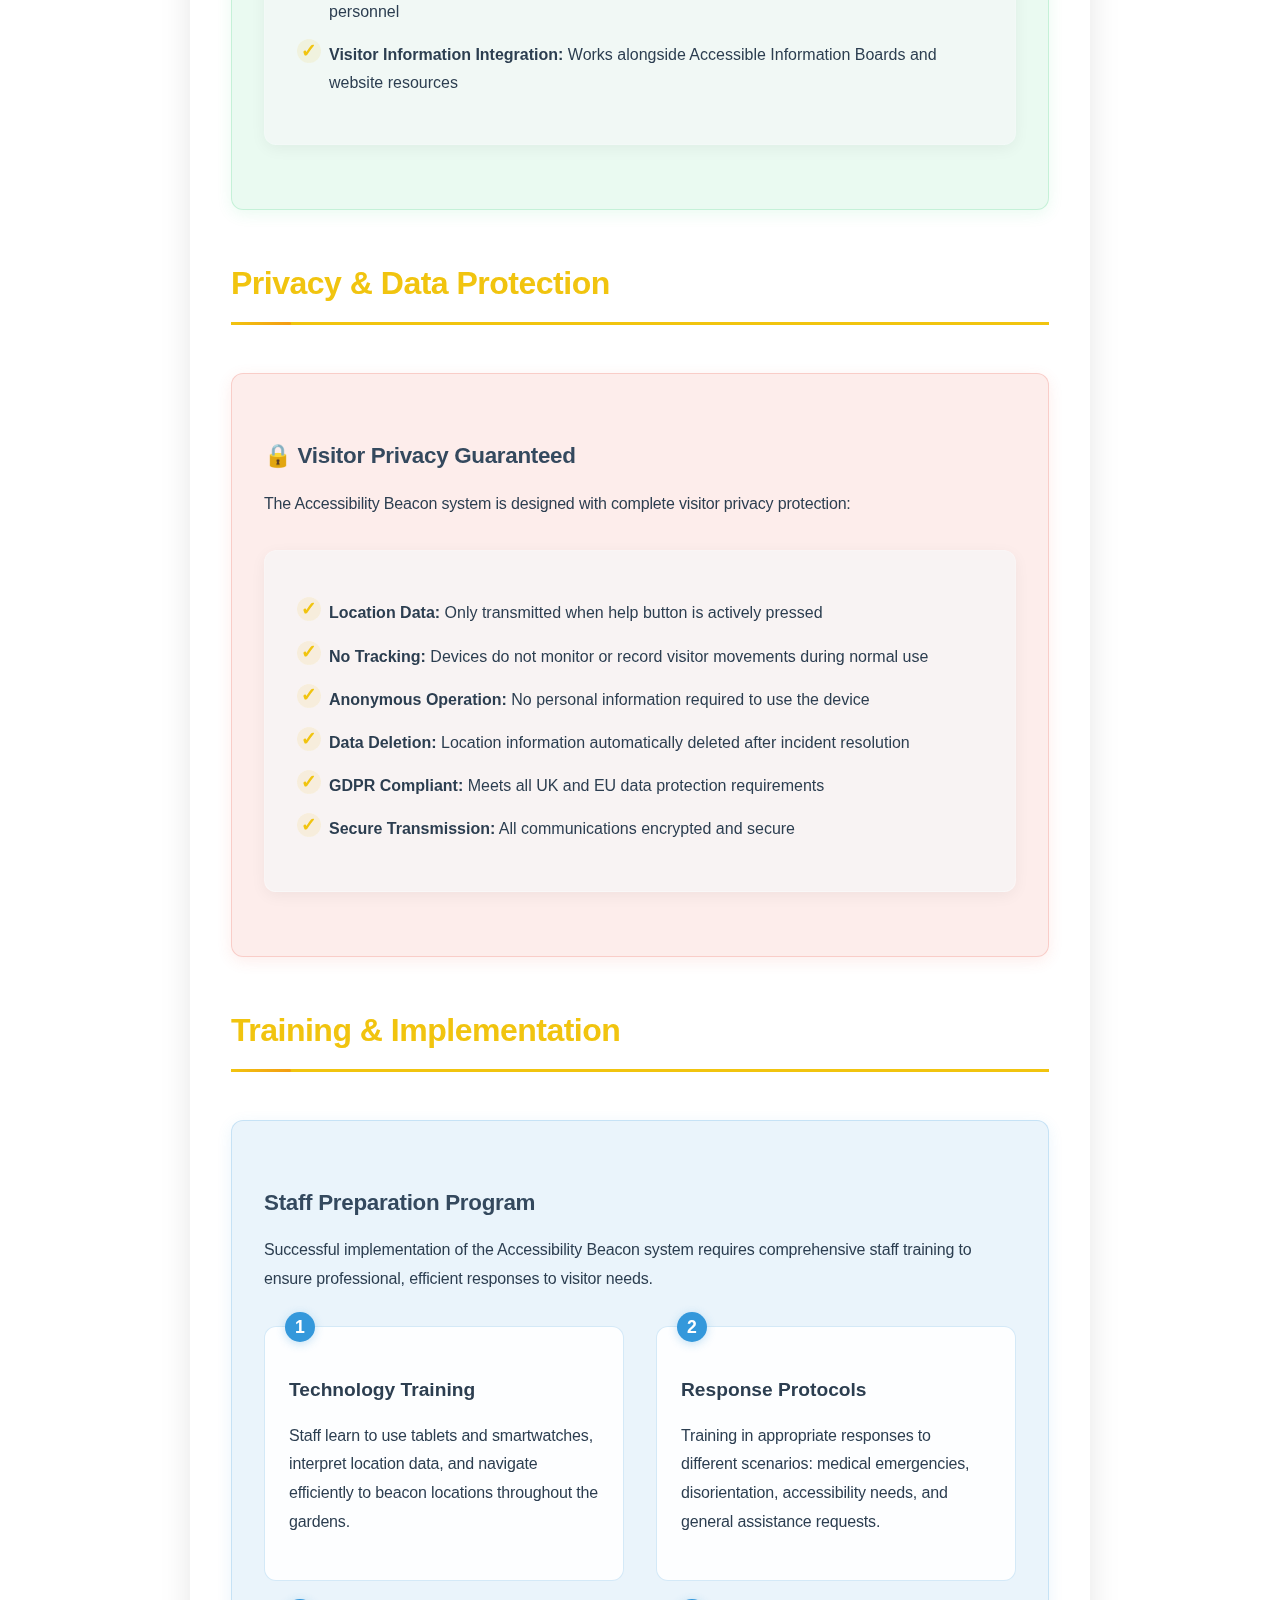
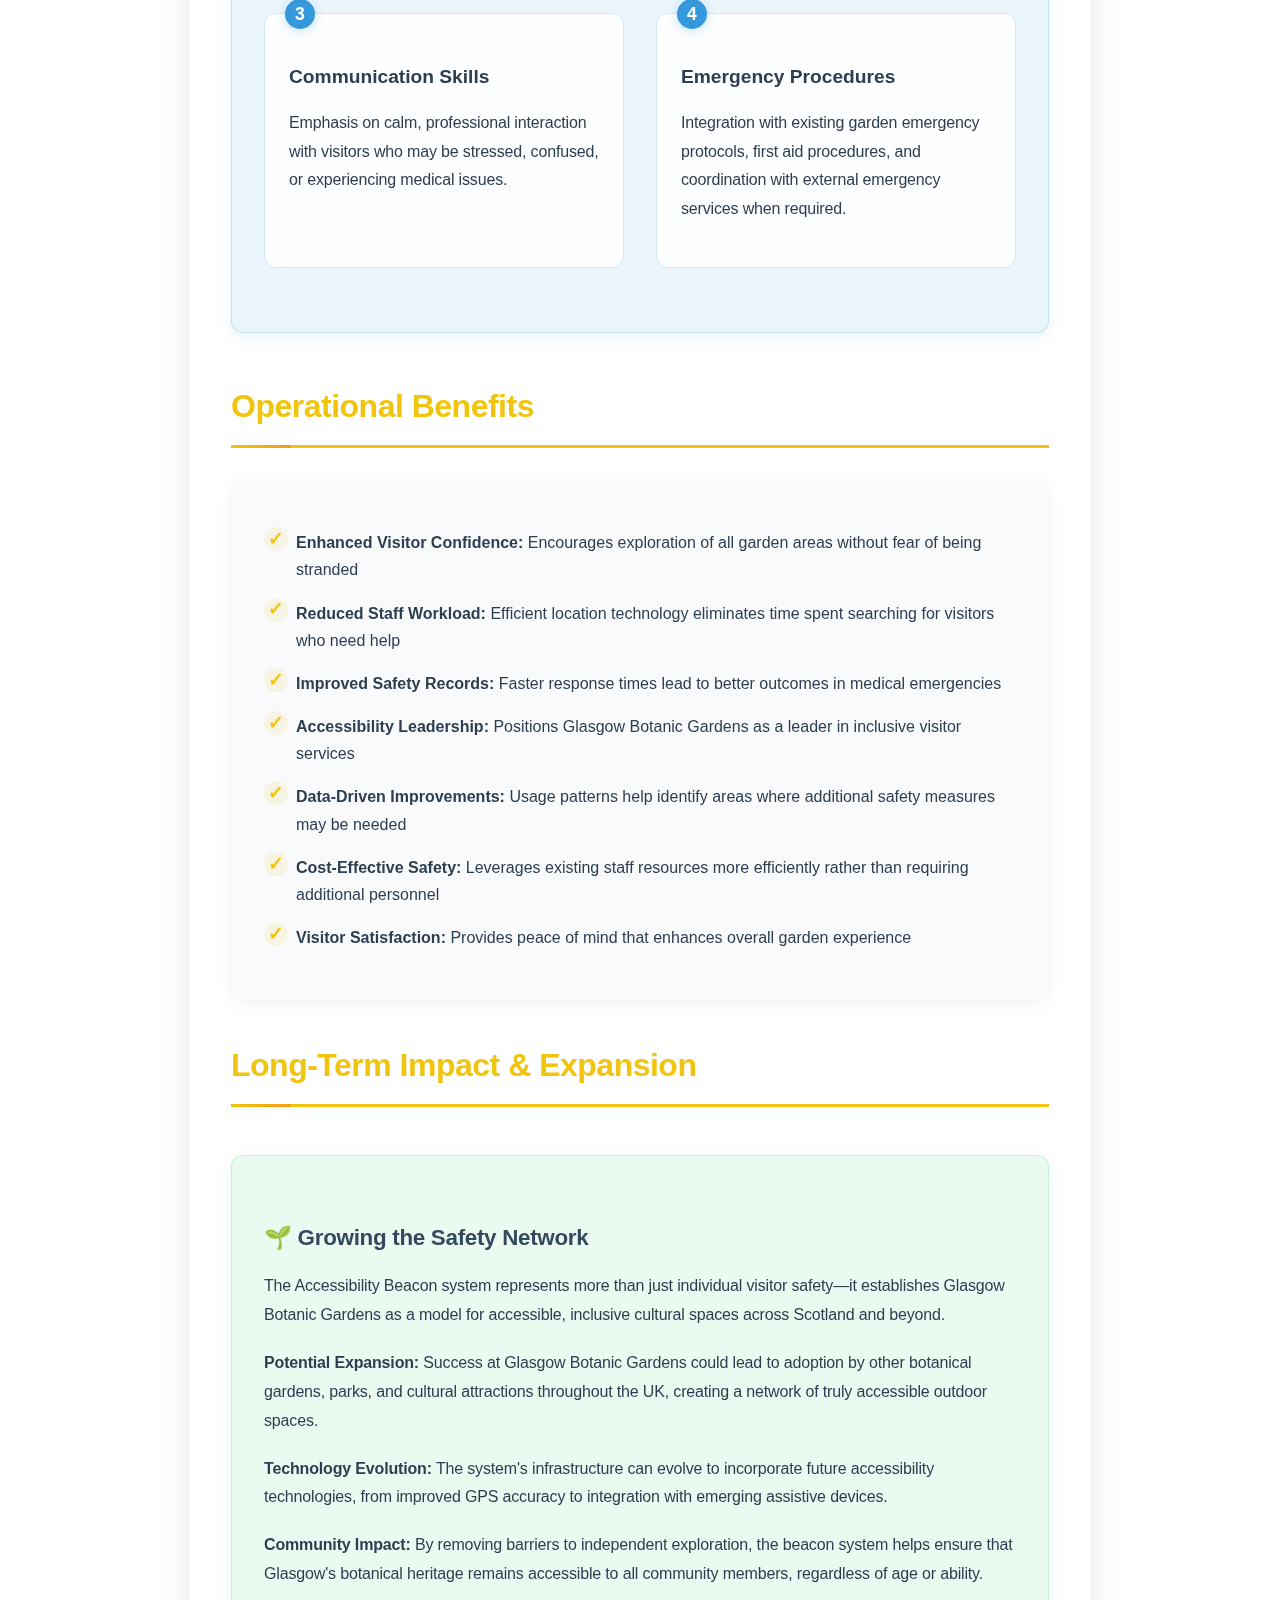
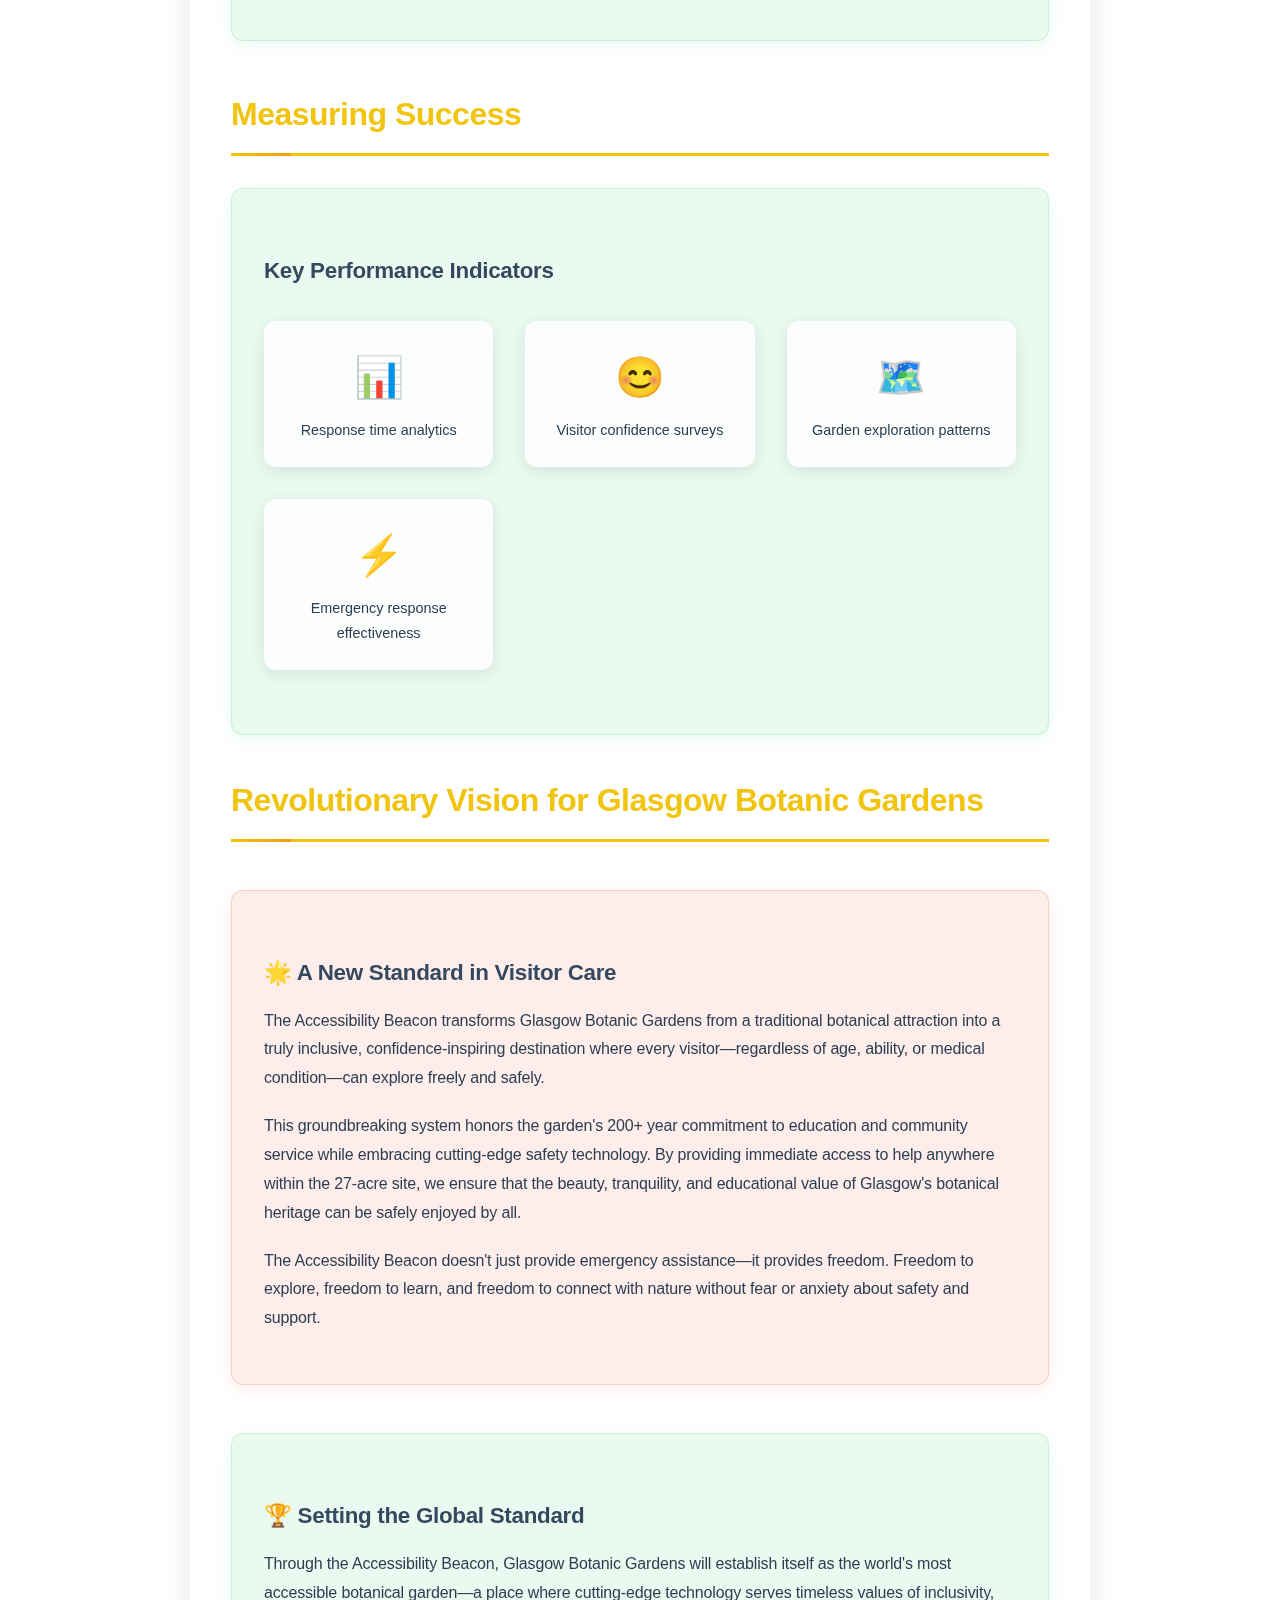
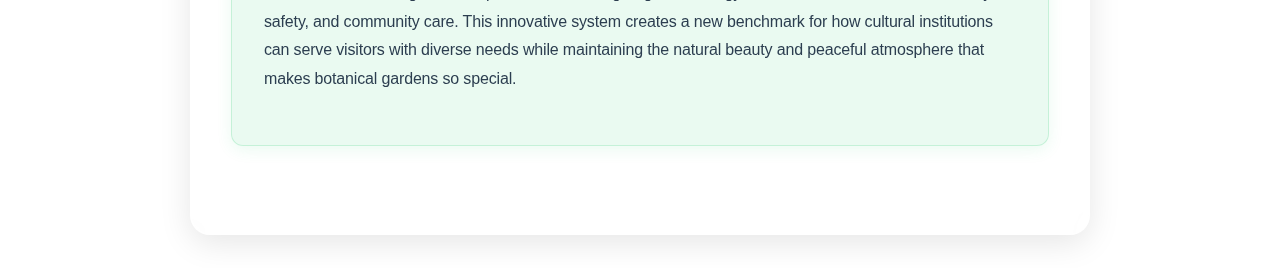
<file: prototypes/beacon.html>
<!DOCTYPE html>
<html lang="en">
<head>
    <meta charset="UTF-8">
    <meta name="viewport" content="width=device-width, initial-scale=1.0">
    <title>Accessibility Beacon - Glasgow Botanic Gardens</title>
    <style>
        * {
            margin: 0;
            padding: 0;
            box-sizing: border-box;
        }

        body {
            font-family: 'Inter', -apple-system, BlinkMacSystemFont, 'Segoe UI', Roboto, sans-serif;
            line-height: 1.6;
            color: #2c3e50;
            background: linear-gradient(135deg, #667eea 0%, #764ba2 100%);
            background-attachment: fixed;
            min-height: 100vh;
            position: relative;
        }

        body::before {
            content: '';
            position: fixed;
            top: 0;
            left: 0;
            width: 100%;
            height: 100%;
            background-image: 
                url('../main/img/hero.jpg'),
                linear-gradient(135deg, rgba(102, 126, 234, 0.8) 0%, rgba(118, 75, 162, 0.8) 100%);
            background-size: cover;
            background-position: center;
            background-attachment: fixed;
            z-index: -1;
            opacity: 0.9;
        }

        /* ========================================
           BACK TO HOME BUTTON
        ======================================== */
        .back-to-home {
            position: fixed;
            top: 1rem;
            right: 1rem;
            z-index: 1000;
            display: flex;
            align-items: center;
            gap: 8px;
            background: rgba(44, 85, 48, 0.95);
            backdrop-filter: blur(15px);
            color: white;
            text-decoration: none;
            padding: 0.6rem 1rem;
            border-radius: 20px;
            font-weight: 600;
            font-size: 0.8rem;
            transition: all 0.3s ease;
            box-shadow: 0 4px 15px rgba(44, 85, 48, 0.4);
            border: 2px solid rgba(255, 255, 255, 0.1);
        }

        .back-to-home:hover {
            background: rgba(255, 255, 255, 0.95);
            color: #2c5530;
            transform: translateY(-2px) scale(1.05);
        }

        /* ========================================
           MAIN LAYOUT
        ======================================== */
        .container {
            max-width: 900px;
            margin: 2rem auto;
            background: rgba(255, 255, 255, 0.15);
            backdrop-filter: blur(20px);
            border: 1px solid rgba(255, 255, 255, 0.2);
            border-radius: 20px;
            box-shadow: 0 8px 32px rgba(0, 0, 0, 0.1);
            overflow: hidden;
            animation: float 6s ease-in-out infinite;
        }

        @keyframes float {
            0%, 100% { transform: translateY(0px); }
            50% { transform: translateY(-10px); }
        }

        .header {
            background: rgba(241, 196, 15, 0.9);
            backdrop-filter: blur(10px);
            color: white;
            padding: 3rem 2rem;
            text-align: center;
            position: relative;
        }

        .header::before {
            content: '';
            position: absolute;
            top: 0;
            left: 0;
            right: 0;
            bottom: 0;
            background: 
                radial-gradient(circle at 20% 50%, rgba(255, 255, 255, 0.1) 0%, transparent 50%),
                radial-gradient(circle at 80% 20%, rgba(255, 255, 255, 0.05) 0%, transparent 50%);
            pointer-events: none;
        }

        .header h1, .header p {
            position: relative;
            z-index: 2;
        }

        .header h1 {
            font-size: 2.5rem;
            margin-bottom: 0.5rem;
            font-weight: 700;
            text-shadow: 0 2px 10px rgba(0, 0, 0, 0.3);
            letter-spacing: -0.5px;
        }

        .header p {
            font-size: 1.2rem;
            opacity: 0.95;
            font-weight: 400;
            text-shadow: 0 1px 5px rgba(0, 0, 0, 0.2);
        }

        .content {
            padding: 2.5rem;
            background: rgba(255, 255, 255, 0.9);
            backdrop-filter: blur(10px);
        }

        /* ========================================
           TYPOGRAPHY
        ======================================== */
        h2 {
            color: #f1c40f;
            font-size: 2rem;
            margin: 2.5rem 0 1.5rem 0;
            border-bottom: 3px solid #f1c40f;
            padding-bottom: 0.8rem;
            font-weight: 600;
            letter-spacing: -0.5px;
            position: relative;
        }

        h2::after {
            content: '';
            position: absolute;
            bottom: -3px;
            left: 0;
            width: 60px;
            height: 3px;
            background: linear-gradient(90deg, #f1c40f, #f39c12);
            border-radius: 2px;
        }

        h3 {
            color: #34495e;
            font-size: 1.4rem;
            margin: 2rem 0 1rem 0;
            font-weight: 600;
            letter-spacing: -0.3px;
        }

        h4 {
            color: #2c3e50;
            font-size: 1.2rem;
            margin-bottom: 1rem;
            font-weight: 600;
        }

        p {
            margin-bottom: 1.2rem;
            line-height: 1.8;
            font-weight: 400;
            letter-spacing: -0.01em;
        }

        /* ========================================
           CONTENT BOXES
        ======================================== */
        .intro-box {
            background: rgba(241, 196, 15, 0.1);
            backdrop-filter: blur(10px);
            border-left: 4px solid #f1c40f;
            border-radius: 8px;
            padding: 2rem;
            margin: 2rem 0;
            border: 1px solid rgba(241, 196, 15, 0.2);
            box-shadow: 0 4px 15px rgba(241, 196, 15, 0.1);
        }

        .innovation-highlight {
            background: rgba(46, 204, 113, 0.1);
            backdrop-filter: blur(10px);
            padding: 2rem;
            border-radius: 12px;
            margin: 3rem 0;
            border-left: 4px solid #2ecc71;
            border: 1px solid rgba(46, 204, 113, 0.2);
            box-shadow: 0 4px 15px rgba(46, 204, 113, 0.1);
        }

        .safety-first {
            background: rgba(231, 76, 60, 0.1);
            backdrop-filter: blur(10px);
            padding: 2rem;
            border-radius: 12px;
            margin: 3rem 0;
            border-left: 4px solid #e74c3c;
            border: 1px solid rgba(231, 76, 60, 0.2);
            box-shadow: 0 4px 15px rgba(231, 76, 60, 0.1);
        }

        .features-list {
            background: rgba(248, 249, 250, 0.8);
            backdrop-filter: blur(10px);
            padding: 2rem;
            border-radius: 12px;
            margin: 2rem 0;
            border: 1px solid rgba(255, 255, 255, 0.2);
            box-shadow: 0 4px 15px rgba(0, 0, 0, 0.05);
        }

        .features-list ul {
            list-style-type: none;
            padding: 0;
        }

        .features-list li {
            margin: 1rem 0;
            padding-left: 2rem;
            position: relative;
            font-weight: 400;
            line-height: 1.7;
        }

        .features-list li::before {
            content: "✓";
            position: absolute;
            left: 0;
            color: #f1c40f;
            font-weight: bold;
            font-size: 1.2rem;
            background: rgba(241, 196, 15, 0.1);
            width: 24px;
            height: 24px;
            border-radius: 50%;
            display: flex;
            align-items: center;
            justify-content: center;
            top: -2px;
        }

        .use-case {
            background: rgba(255, 248, 220, 0.8);
            backdrop-filter: blur(10px);
            padding: 2rem;
            border-radius: 12px;
            margin: 2rem 0;
            border: 1px solid rgba(241, 196, 15, 0.2);
            box-shadow: 0 4px 15px rgba(241, 196, 15, 0.1);
        }

        /* ========================================
           DEVICE SHOWCASE
        ======================================== */
        .device-showcase {
            background: rgba(255, 255, 255, 0.9);
            border-radius: 15px;
            padding: 2rem;
            margin: 3rem 0;
            border: 1px solid rgba(241, 196, 15, 0.2);
            box-shadow: 0 8px 25px rgba(241, 196, 15, 0.1);
        }

        .beacon-mockup {
            display: grid;
            grid-template-columns: 1fr 2fr;
            gap: 3rem;
            align-items: center;
            margin: 2rem 0;
        }

        .beacon-image-container {
            text-align: center;
        }

        .beacon-image {
            width: 100%;
            max-width: 400px;
            height: auto;
            border-radius: 15px;
            box-shadow: 0 8px 25px rgba(241, 196, 15, 0.3);
            border: 3px solid rgba(241, 196, 15, 0.4);
            transition: transform 0.3s ease, box-shadow 0.3s ease;
            cursor: zoom-in;
        }

        .beacon-image:hover {
            transform: scale(1.05);
            box-shadow: 0 12px 35px rgba(241, 196, 15, 0.4);
        }

        .image-caption {
            background: rgba(241, 196, 15, 0.1);
            backdrop-filter: blur(10px);
            color: #2c3e50;
            padding: 1rem 1.5rem;
            border-radius: 0 0 12px 12px;
            margin-top: -12px;
            font-size: 0.9rem;
            border: 2px solid rgba(241, 196, 15, 0.2);
            border-top: none;
        }

        .beacon-details {
            padding: 1.5rem;
            background: rgba(248, 249, 250, 0.8);
            border-radius: 12px;
        }

        .beacon-details ul {
            list-style: none;
            padding: 0;
        }

        .beacon-details li {
            margin: 1rem 0;
            padding-left: 1.5rem;
            position: relative;
        }

        .beacon-details li span:first-child {
            position: absolute;
            left: 0;
            color: #f1c40f;
            font-weight: bold;
        }

        /* ========================================
           FEATURE GRID
        ======================================== */
        .feature-grid {
            display: grid;
            grid-template-columns: repeat(auto-fit, minmax(280px, 1fr));
            gap: 2rem;
            margin: 2rem 0;
        }

        .feature-card {
            background: rgba(255, 255, 255, 0.9);
            backdrop-filter: blur(10px);
            padding: 2rem;
            border-radius: 15px;
            border: 1px solid rgba(241, 196, 15, 0.1);
            box-shadow: 0 4px 15px rgba(241, 196, 15, 0.1);
            transition: all 0.3s ease;
            text-align: center;
        }

        .feature-card:hover {
            transform: translateY(-5px);
            box-shadow: 0 8px 25px rgba(241, 196, 15, 0.2);
        }

        .feature-icon {
            width: 60px;
            height: 60px;
            border-radius: 15px;
            display: flex;
            align-items: center;
            justify-content: center;
            font-size: 2rem;
            margin: 0 auto 1.5rem auto;
            color: white;
        }

        /* ========================================
           SYSTEM WORKFLOW
        ======================================== */
        .system-workflow {
            background: rgba(52, 152, 219, 0.1);
            backdrop-filter: blur(10px);
            padding: 2rem;
            border-radius: 12px;
            margin: 3rem 0;
            border-left: 4px solid #3498db;
            border: 1px solid rgba(52, 152, 219, 0.2);
            box-shadow: 0 4px 15px rgba(52, 152, 219, 0.1);
        }

        .workflow-steps {
            display: grid;
            grid-template-columns: repeat(auto-fit, minmax(250px, 1fr));
            gap: 2rem;
            margin: 2rem 0;
        }

        .workflow-step {
            background: rgba(255, 255, 255, 0.9);
            padding: 1.5rem;
            border-radius: 12px;
            border: 1px solid rgba(52, 152, 219, 0.2);
            position: relative;
            padding-top: 3rem;
        }

        .step-number {
            position: absolute;
            top: -15px;
            left: 20px;
            background: #3498db;
            color: white;
            width: 30px;
            height: 30px;
            border-radius: 50%;
            display: flex;
            align-items: center;
            justify-content: center;
            font-weight: bold;
            font-size: 1.1rem;
            box-shadow: 0 2px 10px rgba(52, 152, 219, 0.3);
        }

        /* ========================================
           STAFF INTERFACE MOCKUP
        ======================================== */
        .staff-interface {
            background: rgba(255, 255, 255, 0.9);
            border-radius: 15px;
            padding: 2rem;
            margin: 2rem 0;
            border: 1px solid rgba(52, 152, 219, 0.2);
            box-shadow: 0 8px 25px rgba(52, 152, 219, 0.1);
        }

        .interface-mockup {
            display: grid;
            grid-template-columns: 1fr 1fr;
            gap: 2rem;
            margin: 2rem 0;
        }

        .tablet-mockup {
            background: #2c3e50;
            border-radius: 15px;
            padding: 1rem;
            box-shadow: 0 8px 25px rgba(0, 0, 0, 0.3);
        }

        .screen {
            background: #ecf0f1;
            border-radius: 10px;
            padding: 1.5rem;
            min-height: 300px;
        }

        .alert-notification {
            background: #e74c3c;
            color: white;
            padding: 1rem;
            border-radius: 8px;
            margin-bottom: 1rem;
            font-weight: bold;
            text-align: center;
            animation: pulse 2s infinite;
        }

        @keyframes pulse {
            0% { opacity: 1; }
            50% { opacity: 0.7; }
            100% { opacity: 1; }
        }

        .map-display {
            background: #bdc3c7;
            height: 150px;
            border-radius: 8px;
            display: flex;
            align-items: center;
            justify-content: center;
            color: #2c3e50;
            font-weight: bold;
            margin-bottom: 1rem;
        }

        .visitor-info {
            background: rgba(52, 152, 219, 0.1);
            padding: 1rem;
            border-radius: 8px;
            border-left: 4px solid #3498db;
        }

        .smartwatch-mockup {
            display: flex;
            flex-direction: column;
            align-items: center;
        }

        .watch-device {
            width: 120px;
            height: 120px;
            background: #34495e;
            border-radius: 50%;
            display: flex;
            align-items: center;
            justify-content: center;
            box-shadow: 0 8px 25px rgba(0, 0, 0, 0.3);
            margin-bottom: 1rem;
        }

        .watch-screen {
            width: 80px;
            height: 80px;
            background: #2c3e50;
            border-radius: 50%;
            display: flex;
            flex-direction: column;
            align-items: center;
            justify-content: center;
            color: #f1c40f;
            font-size: 0.7rem;
            text-align: center;
            animation: pulse 2s infinite;
        }

        /* ========================================
           TABLE STYLES
        ======================================== */
        .spec-table {
            width: 100%;
            border-collapse: collapse;
            margin: 2rem 0;
            background: rgba(255, 255, 255, 0.9);
            backdrop-filter: blur(10px);
            border-radius: 8px;
            overflow: hidden;
            box-shadow: 0 4px 15px rgba(0, 0, 0, 0.1);
        }

        .spec-table th,
        .spec-table td {
            padding: 1rem;
            text-align: left;
            border-bottom: 1px solid rgba(241, 196, 15, 0.1);
        }

        .spec-table th {
            background: rgba(241, 196, 15, 0.9);
            color: white;
            font-weight: 600;
            text-shadow: 0 1px 3px rgba(0, 0, 0, 0.3);
        }

        .spec-table tr:hover {
            background: rgba(241, 196, 15, 0.05);
        }

        /* ========================================
           STATISTICS DISPLAY
        ======================================== */
        .stats-section {
            background: rgba(46, 204, 113, 0.1);
            backdrop-filter: blur(10px);
            padding: 2rem;
            border-radius: 12px;
            margin: 2rem 0;
            border-left: 4px solid #27ae60;
            border: 1px solid rgba(46, 204, 113, 0.2);
            box-shadow: 0 4px 15px rgba(46, 204, 113, 0.1);
        }

        .stats-grid {
            display: grid;
            grid-template-columns: repeat(auto-fit, minmax(200px, 1fr));
            gap: 2rem;
            margin: 2rem 0;
        }

        .stat-item {
            text-align: center;
            background: rgba(255, 255, 255, 0.8);
            padding: 1.5rem;
            border-radius: 12px;
            box-shadow: 0 4px 15px rgba(0, 0, 0, 0.1);
        }

        .stat-number {
            display: block;
            font-size: 2.5rem;
            font-weight: 700;
            color: #27ae60;
            margin-bottom: 0.5rem;
        }

        .stat-label {
            font-size: 0.9rem;
            color: #2c3e50;
            font-weight: 500;
        }

        /* ========================================
           RESPONSIVE DESIGN
        ======================================== */
        @media (max-width: 768px) {
            body::before {
                background-attachment: scroll;
            }
            
            .container {
                margin: 1rem;
                border-radius: 15px;
                animation: none;
            }
            
            .content {
                padding: 1.5rem;
            }
            
            .header {
                padding: 2rem 1.5rem;
            }
            
            .header h1 {
                font-size: 2rem;
            }
            
            .header p {
                font-size: 1rem;
            }
            
            h2 {
                font-size: 1.6rem;
            }
            
            .beacon-mockup {
                grid-template-columns: 1fr;
                gap: 2rem;
            }
            
            .interface-mockup {
                grid-template-columns: 1fr;
            }
            
            .feature-grid,
            .workflow-steps,
            .stats-grid {
                grid-template-columns: 1fr;
            }

            .beacon-image {
                max-width: 300px;
                border-radius: 12px;
            }
            
            .image-caption {
                font-size: 0.8rem;
                padding: 0.8rem 1rem;
            }
        }

        @media (max-width: 480px) {
            .container {
                margin: 0.5rem;
                border-radius: 12px;
            }
            
            .header h1 {
                font-size: 1.8rem;
            }
            
            .content {
                padding: 1rem;
            }
            
            .beacon-image {
                max-width: 250px;
                border-radius: 10px;
            }
            
            .back-to-home span {
                display: none;
            }

            .back-to-home {
                width: 50px;
                height: 50px;
                border-radius: 50%;
                padding: 0;
                justify-content: center;
            }
        }

        /* ========================================
           ACCESSIBILITY & PRINT
        ======================================== */
        @media (prefers-reduced-motion: reduce) {
            .container {
                animation: none;
            }
            
            .feature-card {
                transition: none;
            }
            
            .pulse,
            .alert-notification,
            .watch-screen {
                animation: none;
            }
            
            .back-to-home {
                transition: none;
            }
        }

        @media print {
            .back-to-home {
                display: none;
            }
            
            body::before {
                display: none;
            }
            
            .container {
                background: white;
                backdrop-filter: none;
                box-shadow: none;
                animation: none;
            }
            
            .pulse,
            .alert-notification,
            .watch-screen {
                animation: none;
            }
        }

        /* ========================================
           PROTOTYPE DISCLAIMER
        ======================================== */
        .prototype-disclaimer {
            background: rgba(230, 126, 34, 0.1);
            backdrop-filter: blur(10px);
            border: 2px solid #e67e22;
            border-radius: 12px;
            padding: 1.5rem;
            margin: 0 0 2rem 0;
            text-align: center;
        }

        .prototype-disclaimer h3 {
            color: #d35400;
            margin: 0 0 1rem 0;
            font-size: 1.2rem;
            font-weight: 600;
        }

        .prototype-disclaimer p {
            margin: 0;
            color: #8e44ad;
            font-weight: 500;
            line-height: 1.6;
        }

        .prototype-disclaimer strong {
            color: #c0392b;
            font-weight: 700;
        }

        /* Mobile adjustments */
        @media (max-width: 768px) {
            .prototype-disclaimer {
                padding: 1rem;
                margin: 0 0 1.5rem 0;
            }
            
            .prototype-disclaimer h3 {
                font-size: 1.1rem;
            }
            
            .prototype-disclaimer p {
                font-size: 0.9rem;
            }
        }
    </style>
</head>
<body>
    <!-- Back to Home Button -->
    <a href="https://ninguest.github.io/navigating-nature/main/" class="back-to-home" title="Back to Main Website">
        <span class="icon">🏠</span>
        <span>Back to Home</span>
    </a>

    <div class="container">
        <header class="header">
            <h1>The Accessibility Beacon</h1>
            <p>Personal Safety & Support System for Glasgow Botanic Gardens</p>
        </header>

        <div class="content">
            <!-- Add prototype disclaimer -->
            <div class="prototype-disclaimer">
                <h3>📋 Project Prototype Notice</h3>
                <p><strong>Important:</strong> This Accessibility Beacon system is a conceptual prototype developed as part of an academic project for Glasgow Botanic Gardens. This is not a currently implemented or available service. The design, specifications, and functionality described represent proposed solutions for improving garden accessibility and visitor safety.</p>
            </div>

            <div class="intro-box">
                <strong>Project Overview:</strong> The Accessibility Beacon is a simple, portable device designed to provide visitors with confidence and peace of mind while exploring Glasgow Botanic Gardens independently. With a single button press, visitors can request immediate assistance from garden staff, knowing help will arrive quickly at their exact location.
            </div>

            <div class="innovation-highlight">
                <h3>🌟 Revolutionary Safety Innovation</h3>
                <p>The Accessibility Beacon represents the first dedicated personal safety system ever introduced at Glasgow Botanic Gardens. This groundbreaking device doesn't replace existing safety measures—it creates an entirely new category of visitor support that has never been available in the garden's 200+ year history.</p>
            </div>

            <div class="safety-first">
                <h3>🚨 Safety & Confidence First</h3>
                <p>Many visitors, particularly those with disabilities, elderly guests, or people exploring alone, may feel hesitant to venture into quieter areas of the gardens. The Accessibility Beacon eliminates this concern by providing immediate access to help, encouraging visitors to fully explore and enjoy all 27 acres of Glasgow's treasured botanical collection.</p>
            </div>

            <h2>Design Purpose</h2>
            <p>The Accessibility Beacon serves as a personal safety companion that empowers visitors to explore Glasgow Botanic Gardens with complete confidence. Whether someone becomes disoriented, feels unwell, needs directions, or simply wants to ask a botanical question, help is always just one button press away.</p>

            <p>This innovative device transforms the visitor experience by eliminating anxiety about getting lost or needing assistance in remote areas. It ensures that every guest—regardless of age, ability, or familiarity with the gardens—can enjoy a safe, independent, and enriching botanical experience.</p>

            <h2>Device Design & Features</h2>
            <div class="device-showcase">
                <h3>Simple, Tactile, Reliable</h3>
                <div class="beacon-mockup">
                    <div class="beacon-image-container">
                        <img src="../main/img/proto4.png" alt="Yellow accessibility beacon device with large HELP button and lanyard, showing Braille text and weather-resistant design" class="beacon-image">
                        <div class="image-caption">
                            <strong>Accessibility Beacon Device:</strong> Lightweight, weather-resistant personal safety device with GPS tracking and one-button operation
                        </div>
                    </div>
                    
                    <div class="beacon-details">
                        <h4>Key Design Elements</h4>
                        <ul>
                            <li>
                                <span>●</span>
                                <strong>High-Contrast Yellow:</strong> Bright, easily visible color for staff identification
                            </li>
                            <li>
                                <span>●</span>
                                <strong>Large HELP Button:</strong> Easy to locate and press even with limited dexterity
                            </li>
                            <li>
                                <span>●</span>
                                <strong>Dual Text Labels:</strong> "HELP" in both large print and Braille
                            </li>
                            <li>
                                <span>●</span>
                                <strong>Weather-Resistant:</strong> Durable construction for Scottish outdoor conditions
                            </li>
                            <li>
                                <span>●</span>
                                <strong>Comfortable Lanyard:</strong> Soft, adjustable strap for all-day wearing
                            </li>
                        </ul>
                    </div>
                </div>
            </div>

            <h2>Key Features</h2>
            <div class="feature-grid">
                <div class="feature-card">
                    <div class="feature-icon" style="background: #e74c3c;">🆘</div>
                    <h4>One-Button Simplicity</h4>
                    <p>Single large button eliminates confusion in emergency or stressful situations. Clear tactile feedback confirms activation, and the device works instantly without complex operations.</p>
                </div>

                <div class="feature-card">
                    <div class="feature-icon" style="background: #3498db;">📍</div>
                    <h4>Real-Time GPS Location</h4>
                    <p>Built-in GPS and Bluetooth technology pinpoints the visitor's exact location within the gardens, allowing staff to provide rapid, targeted assistance anywhere on the 27-acre site.</p>
                </div>

                <div class="feature-card">
                    <div class="feature-icon" style="background: #9b59b6;">📱</div>
                    <h4>Staff Alert System</h4>
                    <p>Instant notifications sent to dedicated tablets and smartwatches carried by garden staff and volunteers, ensuring rapid response times and efficient resource deployment across the gardens.</p>
                </div>

                <div class="feature-card">
                    <div class="feature-icon" style="background: #27ae60;">🤫</div>
                    <h4>Discreet Operation</h4>
                    <p>Silent activation prevents drawing unwanted attention to visitors who need assistance. The system operates quietly and professionally, maintaining dignity while ensuring safety.</p>
                </div>
            </div>

            <h2>System Workflow</h2>
            <div class="system-workflow">
                <h3>From Button Press to Assistance</h3>
                <p>The Accessibility Beacon system is designed for maximum efficiency and minimal response time. Here's how it works from the moment a visitor needs help:</p>
                
                <div class="workflow-steps">
                    <div class="workflow-step">
                        <div class="step-number">1</div>
                        <h4>Visitor Activation</h4>
                        <p>Visitor presses the large HELP button on their beacon. The device immediately activates GPS location services and sends a distress signal.</p>
                    </div>

                    <div class="workflow-step">
                        <div class="step-number">2</div>
                        <h4>Location Transmission</h4>
                        <p>Beacon transmits precise GPS coordinates and unique device ID to the central monitoring system via Bluetooth and cellular backup.</p>
                    </div>

                    <div class="workflow-step">
                        <div class="step-number">3</div>
                        <h4>Staff Notification</h4>
                        <p>All active staff receive instant alerts on tablets and smartwatches showing visitor location, beacon ID, and timestamp of request.</p>
                    </div>

                    <div class="workflow-step">
                        <div class="step-number">4</div>
                        <h4>Response Dispatch</h4>
                        <p>Nearest available staff member acknowledges the alert and navigates directly to the visitor using the provided location data.</p>
                    </div>

                    <div class="workflow-step">
                        <div class="step-number">5</div>
                        <h4>Assistance Arrival</h4>
                        <p>Staff member arrives at location (typically within 3-5 minutes) and provides appropriate assistance, from directions to emergency support.</p>
                    </div>

                    <div class="workflow-step">
                        <div class="step-number">6</div>
                        <h4>Resolution & Follow-up</h4>
                        <p>Staff marks incident as resolved in the system and ensures visitor continues their garden experience safely and comfortably.</p>
                    </div>
                </div>
            </div>

            <h2>Staff Interface System</h2>
            <div class="staff-interface">
                <h3>Professional Response Tools</h3>
                <p>Garden staff and volunteers are equipped with dedicated devices that provide instant access to beacon alerts and visitor locations. The system ensures rapid, coordinated responses while maintaining detailed logs for safety analysis.</p>

                <div class="interface-mockup">
                    <div class="tablet-mockup">
                        <div class="screen">
                            <div class="alert-notification">
                                🚨 BEACON ALERT 🚨<br>
                                Device ID: GBG-247<br>
                                Time: 14:32
                            </div>
                            <div class="map-display">
                                📍 INTERACTIVE MAP<br>
                                Visitor Location<br>
                                Near Rose Garden
                            </div>
                            <div class="visitor-info">
                                <strong>Response Status:</strong> Dispatched<br>
                                <strong>ETA:</strong> 3 minutes<br>
                                <strong>Responding Staff:</strong> Sarah M.
                            </div>
                        </div>
                    </div>

                    <div class="smartwatch-mockup">
                        <div class="watch-device">
                            <div class="watch-screen">
                                🆘<br>
                                BEACON<br>
                                ALERT<br>
                                TAP TO<br>
                                RESPOND
                            </div>
                        </div>
                        <h4>Staff Smartwatch</h4>
                        <p style="text-align: center; color: #666; font-size: 0.9rem;">Instant wrist notifications for mobile staff</p>
                    </div>
                </div>
            </div>

            <h2>Technical Specifications</h2>
            <table class="spec-table">
                <tr>
                    <th>Component</th>
                    <th>Specification</th>
                </tr>
                <tr>
                    <td>Device Size</td>
                    <td>3.5" diameter, 0.8" thick (comfortable for wearing)</td>
                </tr>
                <tr>
                    <td>Weight</td>
                    <td>150g (5.3 oz) including lanyard</td>
                </tr>
                <tr>
                    <td>Battery Life</td>
                    <td>7 days active use, 30 days standby</td>
                </tr>
                <tr>
                    <td>Location Accuracy</td>
                    <td>GPS accurate to 3 meters outdoors</td>
                </tr>
                <tr>
                    <td>Range</td>
                    <td>Bluetooth 200m, cellular backup unlimited</td>
                </tr>
                <tr>
                    <td>Response Time</td>
                    <td>Alert transmission under 5 seconds</td>
                </tr>
                <tr>
                    <td>Weather Rating</td>
                    <td>IP67 - fully waterproof and dust resistant</td>
                </tr>
                <tr>
                    <td>Temperature Range</td>
                    <td>-10°C to 50°C (Scottish weather optimized)</td>
                </tr>
            </table>

            <h2>Real-World Use Cases</h2>
            
            <div class="use-case">
                <h3>Medical Emergency Scenario</h3>
                <p><strong>Situation:</strong> An elderly visitor exploring the woodland area suddenly feels chest pain and becomes concerned about their heart condition.</p>
                
                <p><strong>Action:</strong> They press their beacon button immediately. The device transmits their exact location near the Giant Redwood trees.</p>
                
                <p><strong>Response:</strong> Garden staff receive the alert within seconds. A first-aid trained volunteer, currently near the Kibble Palace, acknowledges the alert and heads directly to the location using the GPS coordinates.</p>
                
                <p><strong>Outcome:</strong> Help arrives within 4 minutes. The staff member assesses the situation, provides immediate support, and coordinates with emergency services if needed. The visitor receives prompt, professional care without having to search for help or rely on other visitors.</p>
            </div>

            <div class="use-case">
                <h3>Disorientation & Navigation</h3>
                <p><strong>Situation:</strong> A visitor with early-stage dementia becomes confused while exploring the arboretum section and cannot remember how to return to the main entrance.</p>
                
                <p><strong>Action:</strong> Their caregiver, who is carrying the beacon, presses the help button to request assistance.</p>
                
                <p><strong>Response:</strong> A garden guide receives the location alert and approaches the visitors calmly and professionally.</p>
                
                <p><strong>Outcome:</strong> The guide provides gentle direction back to familiar areas, offering a brief educational tour along the way to maintain the positive garden experience while ensuring the visitors reach safety.</p>
            </div>

            <div class="use-case">
                <h3>Accessibility Equipment Issue</h3>
                <p><strong>Situation:</strong> A wheelchair user's mobility device experiences a mechanical problem while exploring the upper terrace gardens, leaving them unable to navigate safely.</p>
                
                <p><strong>Action:</strong> They activate their beacon to request assistance with the mobility issue.</p>
                
                <p><strong>Response:</strong> Staff receive the alert with the specific location and dispatch someone with basic repair tools and knowledge of accessible routes.</p>
                
                <p><strong>Outcome:</strong> The staff member helps resolve the wheelchair issue and ensures the visitor can either continue their tour safely or provides assisted transport to the exit if needed.</p>
            </div>

            <h2>Safety Statistics & Response Goals</h2>
            <div class="stats-section">
                <h3>Target Performance Metrics</h3>
                <p>The Accessibility Beacon system is designed to meet rigorous safety and response standards that ensure visitor confidence and staff efficiency:</p>
                
                <div class="stats-grid">
                    <div class="stat-item">
                        <span class="stat-number">< 5</span>
                        <span class="stat-label">seconds alert transmission time</span>
                    </div>
                    <div class="stat-item">
                        <span class="stat-number">3-5</span>
                        <span class="stat-label">minutes average response time</span>
                    </div>
                    <div class="stat-item">
                        <span class="stat-number">3m</span>
                        <span class="stat-label">GPS location accuracy</span>
                    </div>
                    <div class="stat-item">
                        <span class="stat-number">24/7</span>
                        <span class="stat-label">system monitoring availability</span>
                    </div>
                    <div class="stat-item">
                        <span class="stat-number">100%</span>
                        <span class="stat-label">weather-resistant operation</span>
                    </div>
                    <div class="stat-item">
                        <span class="stat-number">7-day</span>
                        <span class="stat-label">battery life per device</span>
                    </div>
                </div>
            </div>

            <h2>Distribution & Access</h2>
            <div class="features-list">
                <ul>
                    <li><strong>Visitor Services Desk:</strong> Available for loan at the main entrance with simple sign-out process</li>
                    <li><strong>Priority Access:</strong> Reserved first for visitors with disabilities, elderly guests, and those visiting alone</li>
                    <li><strong>Group Bookings:</strong> Available for pre-arranged educational visits and accessibility group tours</li>
                    <li><strong>Multilingual Instructions:</strong> Simple operating cards available in English, Gaelic, and major visitor languages</li>
                    <li><strong>Staff Training:</strong> All garden staff trained in beacon response protocols and emergency procedures</li>
                    <li><strong>Daily Maintenance:</strong> Devices checked, charged, and sanitized between uses</li>
                </ul>
            </div>

            <h2>Integration with Garden Infrastructure</h2>
            <div class="innovation-highlight">
                <h3>🌟 Comprehensive Safety Ecosystem</h3>
                <p>The Accessibility Beacon works seamlessly with Glasgow Botanic Gardens' existing infrastructure while adding a revolutionary layer of personal safety support:</p>
                
                <div class="features-list">
                    <ul>
                        <li><strong>Emergency Phone Integration:</strong> Complements existing emergency phones with mobile personal safety</li>
                        <li><strong>CCTV System Connection:</strong> Helps security staff identify beacon locations on existing camera systems</li>
                        <li><strong>Accessible Path Network:</strong> Staff trained to guide visitors via wheelchair-accessible routes</li>
                        <li><strong>First Aid Station Coordination:</strong> Connects to garden's first aid facilities and trained personnel</li>
                        <li><strong>Visitor Information Integration:</strong> Works alongside Accessible Information Boards and website resources</li>
                    </ul>
                </div>
            </div>

            <h2>Privacy & Data Protection</h2>
            <div class="safety-first">
                <h3>🔒 Visitor Privacy Guaranteed</h3>
                <p>The Accessibility Beacon system is designed with complete visitor privacy protection:</p>
                
                <div class="features-list">
                    <ul>
                        <li><strong>Location Data:</strong> Only transmitted when help button is actively pressed</li>
                        <li><strong>No Tracking:</strong> Devices do not monitor or record visitor movements during normal use</li>
                        <li><strong>Anonymous Operation:</strong> No personal information required to use the device</li>
                        <li><strong>Data Deletion:</strong> Location information automatically deleted after incident resolution</li>
                        <li><strong>GDPR Compliant:</strong> Meets all UK and EU data protection requirements</li>
                        <li><strong>Secure Transmission:</strong> All communications encrypted and secure</li>
                    </ul>
                </div>
            </div>

            <h2>Training & Implementation</h2>
            <div class="system-workflow">
                <h3>Staff Preparation Program</h3>
                <p>Successful implementation of the Accessibility Beacon system requires comprehensive staff training to ensure professional, efficient responses to visitor needs.</p>
                
                <div class="workflow-steps">
                    <div class="workflow-step">
                        <div class="step-number">1</div>
                        <h4>Technology Training</h4>
                        <p>Staff learn to use tablets and smartwatches, interpret location data, and navigate efficiently to beacon locations throughout the gardens.</p>
                    </div>

                    <div class="workflow-step">
                        <div class="step-number">2</div>
                        <h4>Response Protocols</h4>
                        <p>Training in appropriate responses to different scenarios: medical emergencies, disorientation, accessibility needs, and general assistance requests.</p>
                    </div>

                    <div class="workflow-step">
                        <div class="step-number">3</div>
                        <h4>Communication Skills</h4>
                        <p>Emphasis on calm, professional interaction with visitors who may be stressed, confused, or experiencing medical issues.</p>
                    </div>

                    <div class="workflow-step">
                        <div class="step-number">4</div>
                        <h4>Emergency Procedures</h4>
                        <p>Integration with existing garden emergency protocols, first aid procedures, and coordination with external emergency services when required.</p>
                    </div>
                </div>
            </div>

            <h2>Operational Benefits</h2>
            <div class="features-list">
                <ul>
                    <li><strong>Enhanced Visitor Confidence:</strong> Encourages exploration of all garden areas without fear of being stranded</li>
                    <li><strong>Reduced Staff Workload:</strong> Efficient location technology eliminates time spent searching for visitors who need help</li>
                    <li><strong>Improved Safety Records:</strong> Faster response times lead to better outcomes in medical emergencies</li>
                    <li><strong>Accessibility Leadership:</strong> Positions Glasgow Botanic Gardens as a leader in inclusive visitor services</li>
                    <li><strong>Data-Driven Improvements:</strong> Usage patterns help identify areas where additional safety measures may be needed</li>
                    <li><strong>Cost-Effective Safety:</strong> Leverages existing staff resources more efficiently rather than requiring additional personnel</li>
                    <li><strong>Visitor Satisfaction:</strong> Provides peace of mind that enhances overall garden experience</li>
                </ul>
            </div>

            <h2>Long-Term Impact & Expansion</h2>
            <div class="innovation-highlight">
                <h3>🌱 Growing the Safety Network</h3>
                <p>The Accessibility Beacon system represents more than just individual visitor safety—it establishes Glasgow Botanic Gardens as a model for accessible, inclusive cultural spaces across Scotland and beyond.</p>
                
                <p><strong>Potential Expansion:</strong> Success at Glasgow Botanic Gardens could lead to adoption by other botanical gardens, parks, and cultural attractions throughout the UK, creating a network of truly accessible outdoor spaces.</p>
                
                <p><strong>Technology Evolution:</strong> The system's infrastructure can evolve to incorporate future accessibility technologies, from improved GPS accuracy to integration with emerging assistive devices.</p>
                
                <p><strong>Community Impact:</strong> By removing barriers to independent exploration, the beacon system helps ensure that Glasgow's botanical heritage remains accessible to all community members, regardless of age or ability.</p>
            </div>

            <h2>Measuring Success</h2>
            <div class="stats-section">
                <h3>Key Performance Indicators</h3>
                
                <div class="stats-grid">
                    <div class="stat-item">
                        <span class="stat-number">📊</span>
                        <span class="stat-label">Response time analytics</span>
                    </div>
                    <div class="stat-item">
                        <span class="stat-number">😊</span>
                        <span class="stat-label">Visitor confidence surveys</span>
                    </div>
                    <div class="stat-item">
                        <span class="stat-number">🗺️</span>
                        <span class="stat-label">Garden exploration patterns</span>
                    </div>
                    <div class="stat-item">
                        <span class="stat-number">⚡</span>
                        <span class="stat-label">Emergency response effectiveness</span>
                    </div>
                </div>
            </div>

            <h2>Revolutionary Vision for Glasgow Botanic Gardens</h2>
            <div class="safety-first">
                <h3>🌟 A New Standard in Visitor Care</h3>
                <p>The Accessibility Beacon transforms Glasgow Botanic Gardens from a traditional botanical attraction into a truly inclusive, confidence-inspiring destination where every visitor—regardless of age, ability, or medical condition—can explore freely and safely.</p>
                
                <p>This groundbreaking system honors the garden's 200+ year commitment to education and community service while embracing cutting-edge safety technology. By providing immediate access to help anywhere within the 27-acre site, we ensure that the beauty, tranquility, and educational value of Glasgow's botanical heritage can be safely enjoyed by all.</p>
                
                <p>The Accessibility Beacon doesn't just provide emergency assistance—it provides freedom. Freedom to explore, freedom to learn, and freedom to connect with nature without fear or anxiety about safety and support.</p>
            </div>

            <div class="innovation-highlight">
                <h3>🏆 Setting the Global Standard</h3>
                <p>Through the Accessibility Beacon, Glasgow Botanic Gardens will establish itself as the world's most accessible botanical garden—a place where cutting-edge technology serves timeless values of inclusivity, safety, and community care. This innovative system creates a new benchmark for how cultural institutions can serve visitors with diverse needs while maintaining the natural beauty and peaceful atmosphere that makes botanical gardens so special.</p>
            </div>
        </div>
    </div>

    <script>
        // Enhanced accessibility features
        document.addEventListener('DOMContentLoaded', function() {
            // Enhanced keyboard navigation for interactive elements
            const interactiveElements = document.querySelectorAll('.feature-card, .workflow-step, .stat-item');
            interactiveElements.forEach(element => {
                element.tabIndex = 0;
                element.addEventListener('keydown', function(e) {
                    if (e.key === 'Enter' || e.key === ' ') {
                        e.preventDefault();
                        this.style.transform = 'scale(0.98)';
                        setTimeout(() => {
                            this.style.transform = '';
                        }, 150);
                    }
                });
            });

            // Screen reader announcements
            const announcer = document.createElement('div');
            announcer.setAttribute('aria-live', 'polite');
            announcer.setAttribute('aria-atomic', 'true');
            announcer.style.cssText = `
                position: absolute;
                left: -10000px;
                width: 1px;
                height: 1px;
                overflow: hidden;
            `;
            document.body.appendChild(announcer);

            // Enhanced focus indicators
            const focusableElements = document.querySelectorAll('a, button, [tabindex]:not([tabindex="-1"])');
            focusableElements.forEach(element => {
                element.addEventListener('focus', function() {
                    this.style.outline = '3px solid #f1c40f';
                    this.style.outlineOffset = '2px';
                });
                element.addEventListener('blur', function() {
                    this.style.outline = '';
                    this.style.outlineOffset = '';
                });
            });
        });

        // Respect user's motion preferences
        if (window.matchMedia('(prefers-reduced-motion: reduce)').matches) {
            document.documentElement.style.setProperty('--animation-duration', '0ms');
        }
    </script>
</body>
</html>
</file>
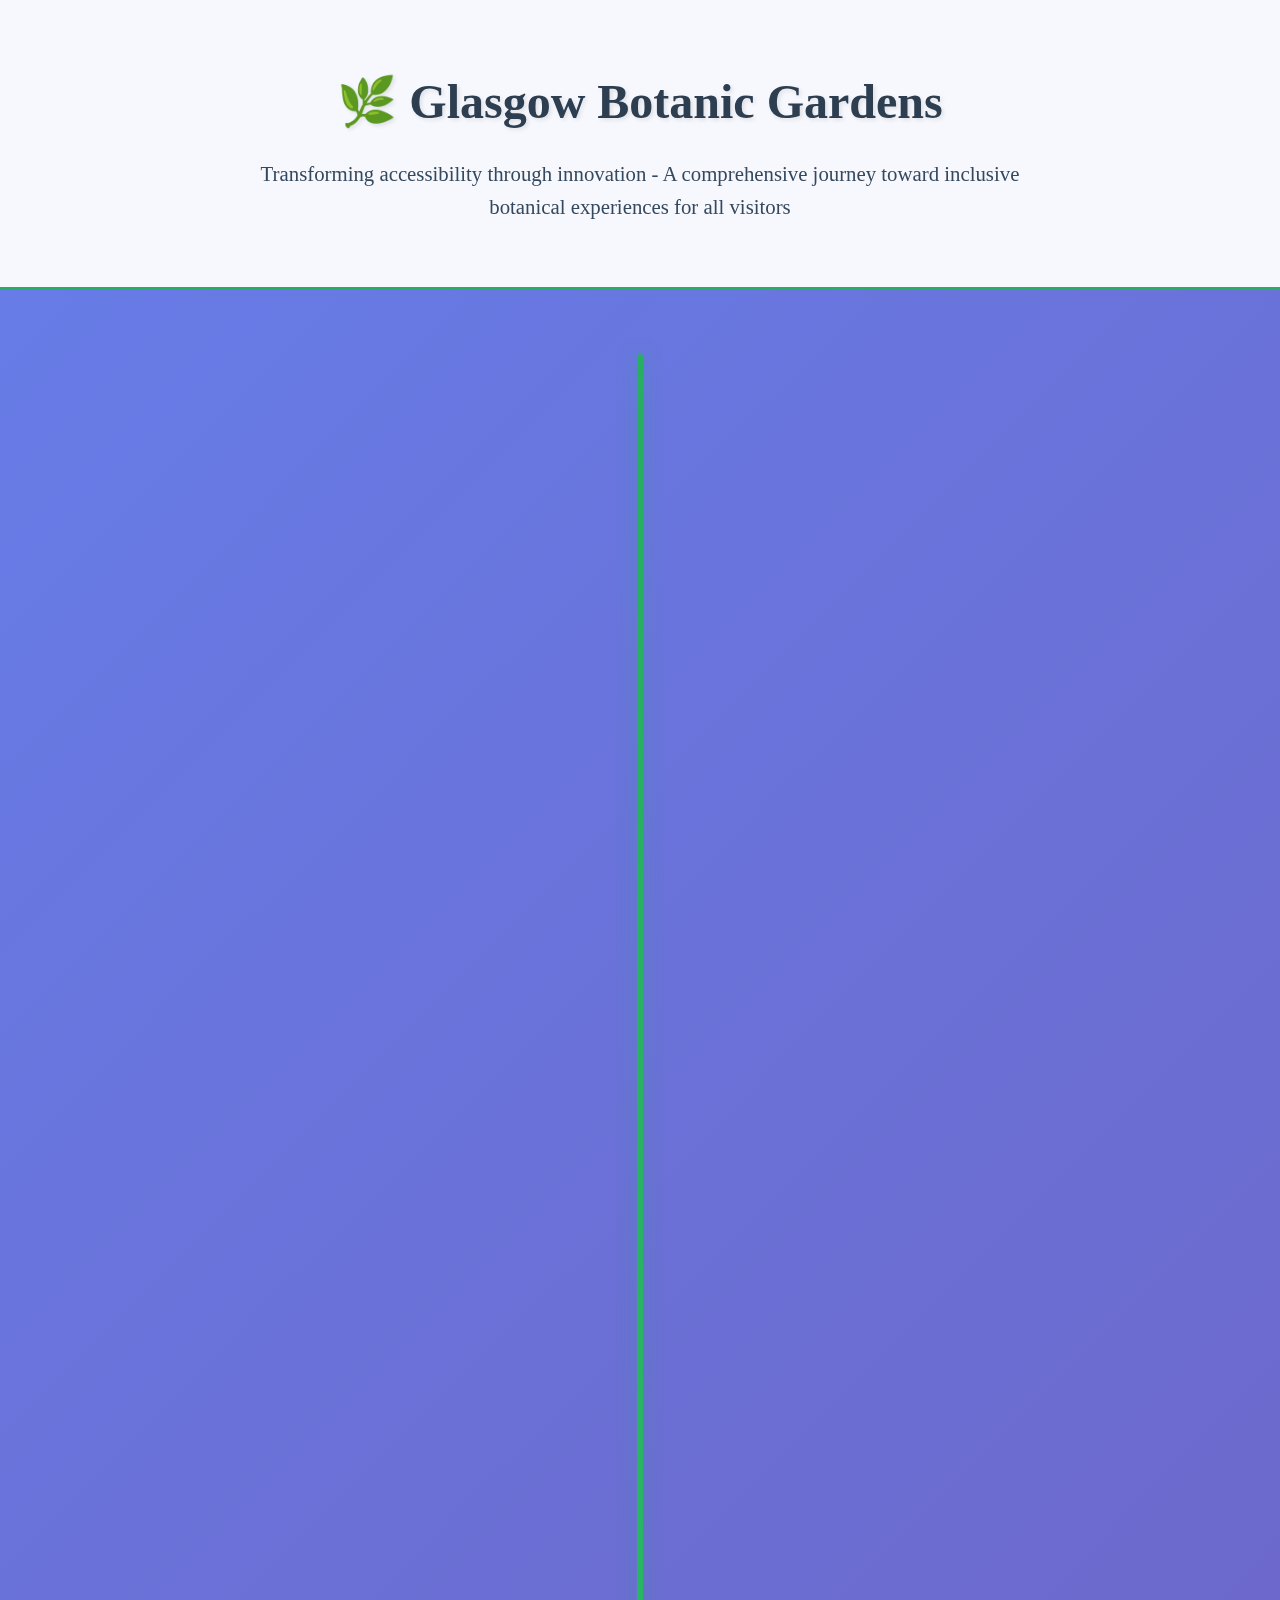
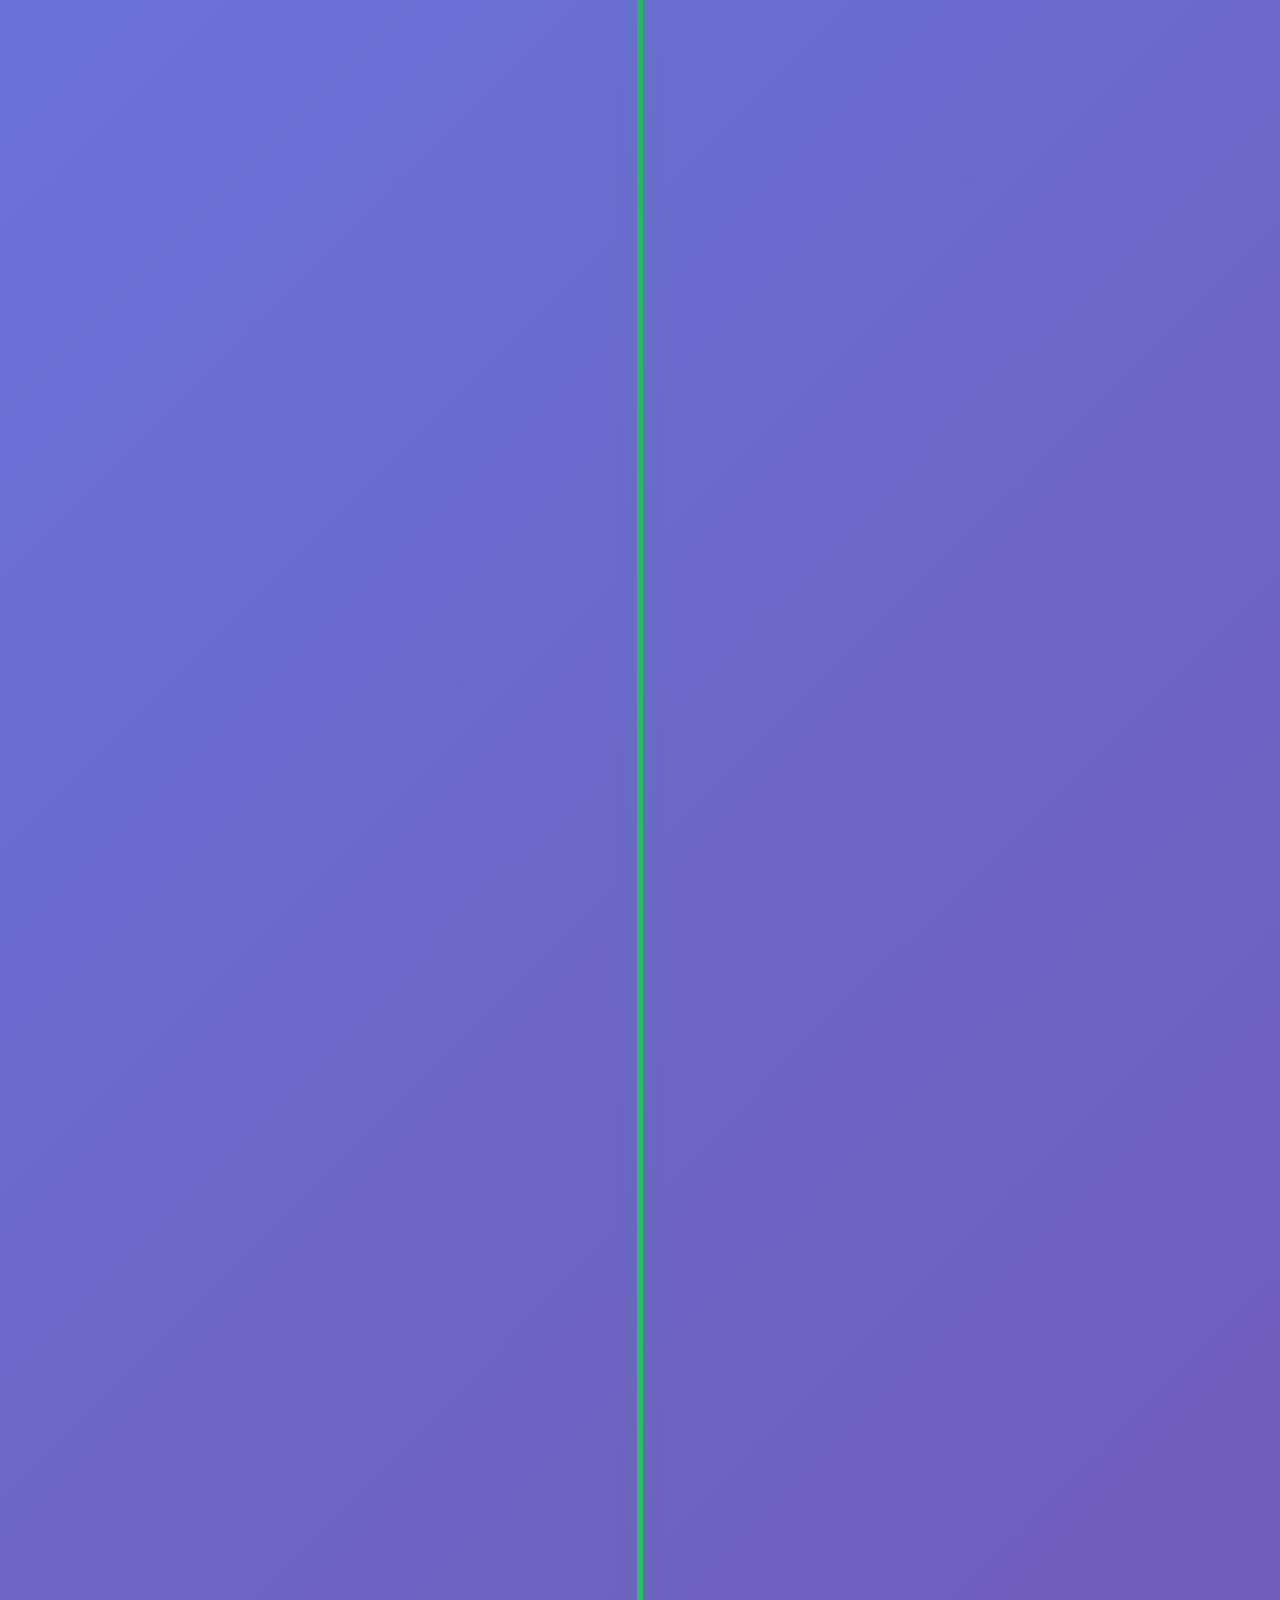
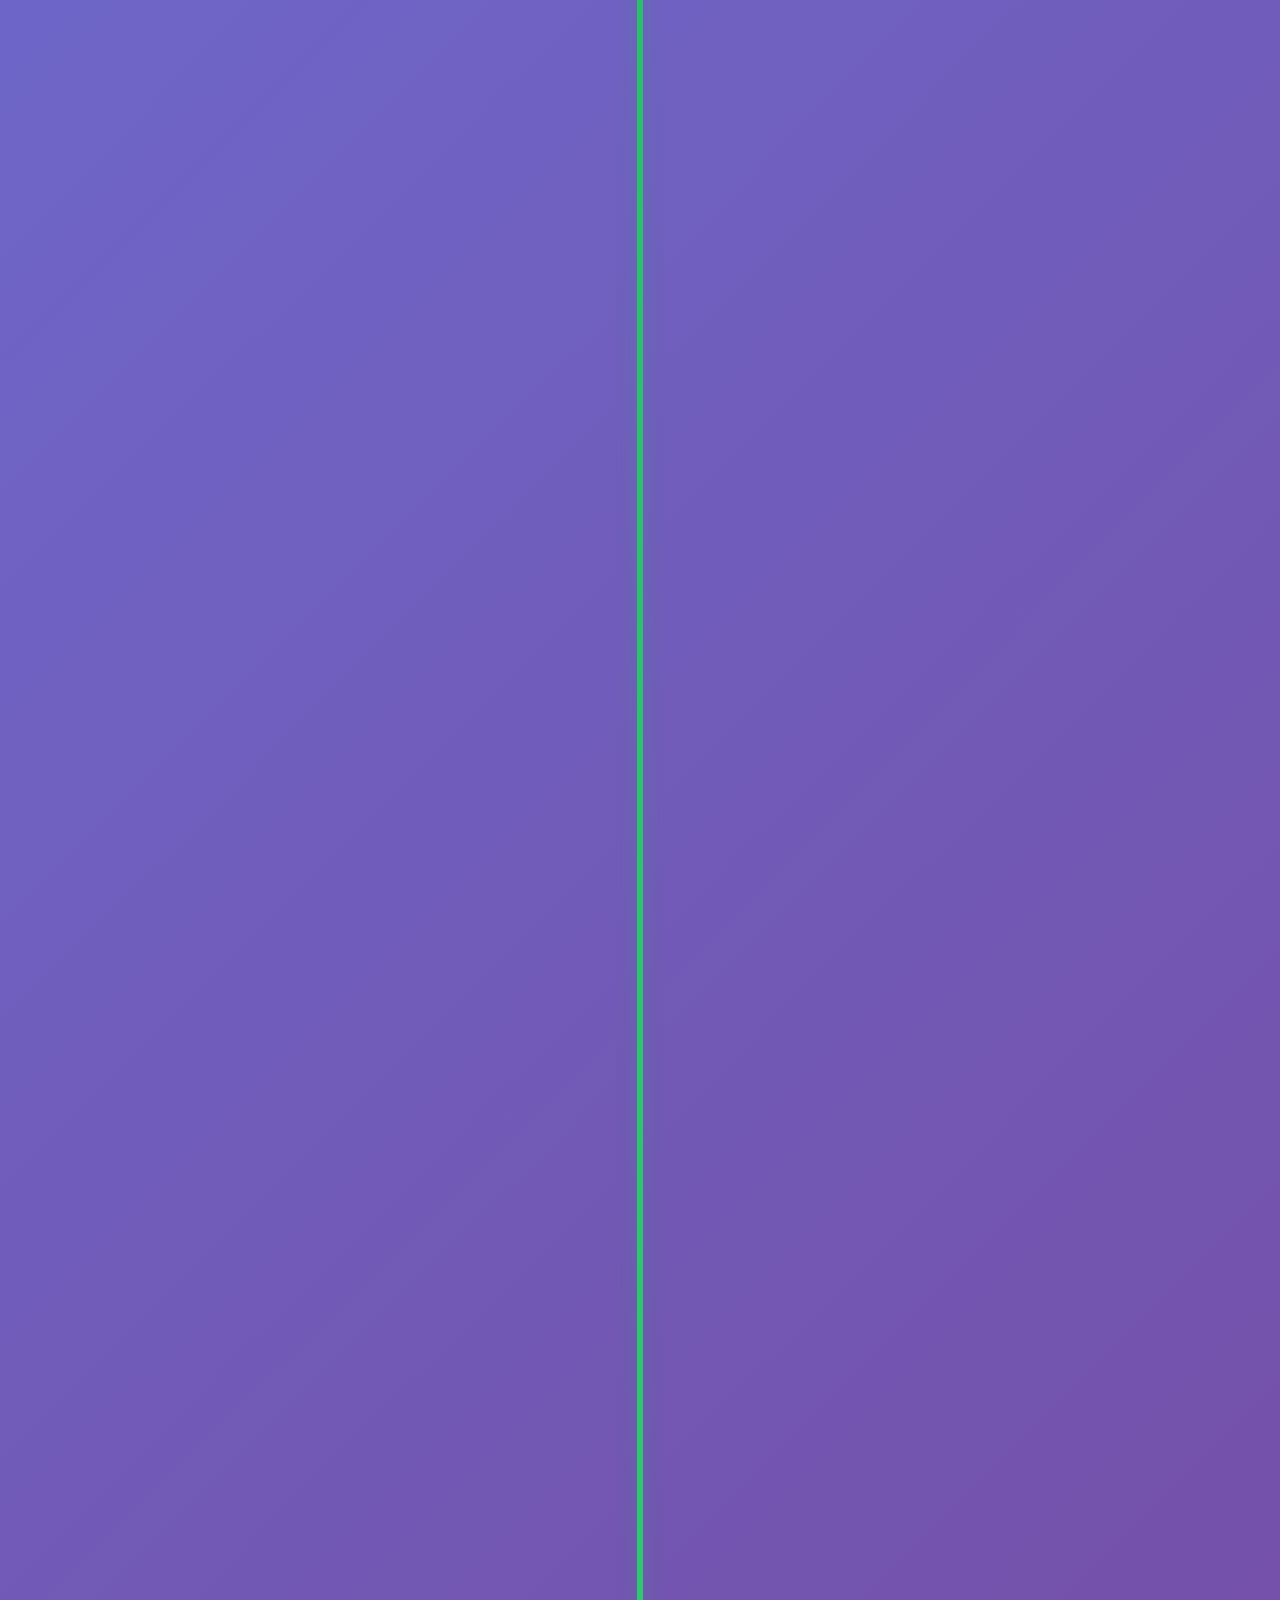
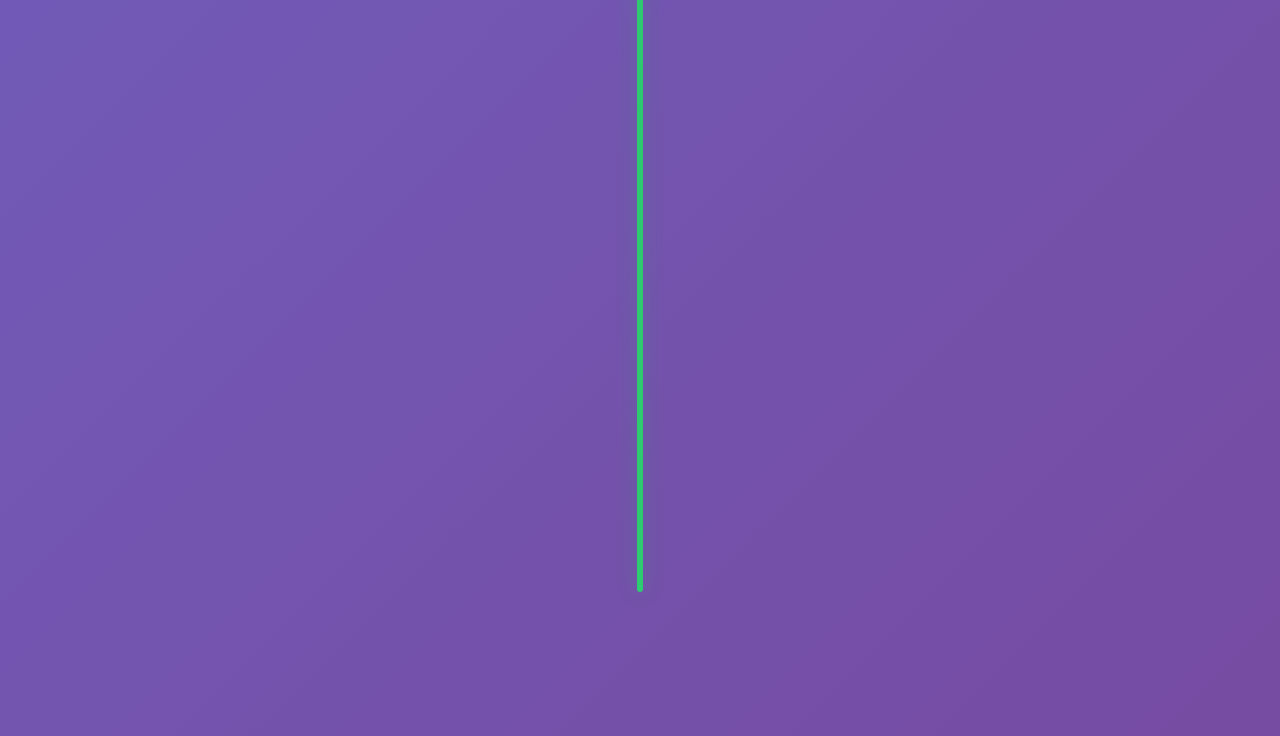
<file: storyboard/timeline.html>
<!DOCTYPE html>
<html lang="en">
<head>
    <meta charset="UTF-8">
    <meta name="viewport" content="width=device-width, initial-scale=1.0">
    <title>Glasgow Botanic Gardens - Accessibility Initiative Timeline</title>
    <style>
        * {
            margin: 0;
            padding: 0;
            box-sizing: border-box;
        }

        body {
            font-family: 'Georgia', serif;
            line-height: 1.6;
            color: #2c3e50;
            background: linear-gradient(135deg, #667eea 0%, #764ba2 100%);
            min-height: 100vh;
        }

        .hero {
            text-align: center;
            padding: 4rem 2rem;
            background: rgba(255, 255, 255, 0.95);
            backdrop-filter: blur(10px);
            border-bottom: 3px solid #27ae60;
        }

        .hero h1 {
            font-size: 3rem;
            color: #2c3e50;
            margin-bottom: 1rem;
            text-shadow: 2px 2px 4px rgba(0,0,0,0.1);
        }

        .hero p {
            font-size: 1.3rem;
            color: #34495e;
            max-width: 800px;
            margin: 0 auto;
        }

        .timeline-container {
            max-width: 1200px;
            margin: 0 auto;
            padding: 4rem 2rem;
            position: relative;
        }

        .timeline {
            position: relative;
        }

        .timeline::before {
            content: '';
            position: absolute;
            left: 50%;
            transform: translateX(-50%);
            width: 6px;
            height: 100%;
            background: linear-gradient(to bottom, #27ae60, #2ecc71);
            border-radius: 3px;
            box-shadow: 0 0 20px rgba(39, 174, 96, 0.3);
        }

        .timeline-item {
            position: relative;
            width: 100%;
            margin-bottom: 5rem;
            opacity: 0;
            transform: translateY(50px);
            animation: slideUp 0.8s ease forwards;
        }

        .timeline-item:nth-child(odd) .timeline-content {
            margin-left: 0;
            margin-right: 52%;
            text-align: right;
        }

        .timeline-item:nth-child(even) .timeline-content {
            margin-left: 52%;
            margin-right: 0;
            text-align: left;
        }

        .timeline-content {
            background: rgba(255, 255, 255, 0.95);
            backdrop-filter: blur(10px);
            padding: 2.5rem;
            border-radius: 20px;
            box-shadow: 0 15px 35px rgba(0, 0, 0, 0.1);
            border: 2px solid #ecf0f1;
            transition: all 0.3s ease;
            position: relative;
            min-height: 200px;
            display: flex;
            flex-direction: column;
            justify-content: flex-start;
        }

        .timeline-content:hover {
            transform: translateY(-10px);
            box-shadow: 0 25px 50px rgba(0, 0, 0, 0.15);
            border-color: #27ae60;
        }

        .timeline-icon {
            position: absolute;
            left: 50%;
            top: 50%;
            transform: translate(-50%, -50%);
            width: 80px;
            height: 80px;
            background: linear-gradient(135deg, #27ae60, #2ecc71);
            border-radius: 50%;
            display: flex;
            align-items: center;
            justify-content: center;
            font-size: 2rem;
            color: white;
            border: 6px solid white;
            box-shadow: 0 10px 25px rgba(39, 174, 96, 0.3);
            z-index: 10;
        }

        .step-number {
            position: absolute;
            top: -15px;
            right: -15px;
            background: #e74c3c;
            color: white;
            width: 40px;
            height: 40px;
            border-radius: 50%;
            display: flex;
            align-items: center;
            justify-content: center;
            font-weight: bold;
            font-size: 1.2rem;
            border: 3px solid white;
            box-shadow: 0 5px 15px rgba(231, 76, 60, 0.3);
            z-index: 15;
        }

        /* Position odd numbers (1,3,5,7) to the left on desktop */
        .timeline-item:nth-child(odd) .step-number {
            right: auto;
            left: -15px;
        }

        .timeline-content h3 {
            font-size: 1.8rem;
            color: #2c3e50;
            margin-bottom: 1rem;
            text-transform: uppercase;
            letter-spacing: 1px;
        }

        .timeline-content p {
            font-size: 1.1rem;
            color: #34495e;
            margin-bottom: 1rem;
        }

        .feature-list {
            list-style: none;
            margin-top: 1.5rem;
        }

        .feature-list li {
            background: #ecf0f1;
            margin: 0.5rem 0;
            padding: 1rem 1.2rem;
            border-radius: 10px;
            border-left: 4px solid #27ae60;
            font-size: 1rem;
            transition: all 0.3s ease;
            line-height: 1.5;
        }

        .feature-list li:hover {
            background: #d5dbdb;
            transform: translateX(10px);
        }

        @keyframes slideUp {
            to {
                opacity: 1;
                transform: translateY(0);
            }
        }

        .timeline-item:nth-child(1) { animation-delay: 0.2s; }
        .timeline-item:nth-child(2) { animation-delay: 0.4s; }
        .timeline-item:nth-child(3) { animation-delay: 0.6s; }
        .timeline-item:nth-child(4) { animation-delay: 0.8s; }
        .timeline-item:nth-child(5) { animation-delay: 1.0s; }
        .timeline-item:nth-child(6) { animation-delay: 1.2s; }
        .timeline-item:nth-child(7) { animation-delay: 1.4s; }

        @media (max-width: 768px) {
            .hero h1 {
                font-size: 2rem;
            }

            .timeline::before {
                left: 30px;
            }

            .timeline-item:nth-child(odd) .timeline-content,
            .timeline-item:nth-child(even) .timeline-content {
                margin-left: 80px;
                margin-right: 0;
                text-align: left;
            }

            .timeline-icon {
                left: 30px;
                width: 60px;
                height: 60px;
                font-size: 1.5rem;
            }

            .timeline-content {
                padding: 2rem;
            }

            /* Reset step number position for mobile - all to the right */
            .timeline-item:nth-child(odd) .step-number {
                right: -15px;
                left: auto;
            }
        }

        .highlight {
            background: linear-gradient(120deg, #a8e6cf 0%, #dcedc1 100%);
            padding: 0.2rem 0.5rem;
            border-radius: 5px;
            font-weight: bold;
        }

        .solution-tag {
            display: inline-block;
            background: #3498db;
            color: white;
            padding: 0.3rem 0.8rem;
            border-radius: 20px;
            font-size: 0.9rem;
            margin: 0.2rem;
            font-weight: bold;
        }
    </style>
</head>
<body>
    <div class="hero">
        <h1>🌿 Glasgow Botanic Gardens</h1>
        <p>Transforming accessibility through innovation - A comprehensive journey toward inclusive botanical experiences for all visitors</p>
    </div>

    <div class="timeline-container">
        <div class="timeline">
            
            <div class="timeline-item">
                <div class="timeline-icon">🗓️</div>
                <div class="step-number">1</div>
                <div class="timeline-content">
                    <h3>Scheduled Guided Tours</h3>
                    <p><span class="highlight">Once or twice each month</span>, Glasgow Botanic Gardens offers specialized guided tours for visitors with special needs, including those who are blind, visually impaired, deaf, or hard of hearing.</p>
                    <ul class="feature-list">
                        <li>Maximum of <strong>5 participants</strong> per group</li>
                        <li>One dedicated volunteer or staff member per group</li>
                        <li>Specialized training provided for all guides</li>
                        <li>Optional ASL and BSL instruction for supporting deaf visitors</li>
                    </ul>
                </div>
            </div>

            <div class="timeline-item">
                <div class="timeline-icon">🚶</div>
                <div class="step-number">2</div>
                <div class="timeline-content">
                    <h3>Independent Exploration Welcome</h3>
                    <p>Special-needs visitors are <span class="highlight">welcome to explore the gardens independently</span> at any time. Our comprehensive accessibility solutions ensure a safe and enriching experience for solo visitors.</p>
                    <ul class="feature-list">
                        <li>24/7 accessibility support systems</li>
                        <li>Self-guided tour options available</li>
                        <li>All accessibility tools provided free of charge</li>
                        <li>Complete independence with safety backup</li>
                    </ul>
                </div>
            </div>

            <div class="timeline-item">
                <div class="timeline-icon">📖</div>
                <div class="step-number">3</div>
                <div class="timeline-content">
                    <h3>Pre-Visit: Textured Guidebook</h3>
                    <span class="solution-tag">Textured Guidebook</span>
                    <p>Before arriving, visitors can <span class="highlight">download or collect the Textured Guidebook</span> - a sensory-rich companion featuring tactile illustrations, integrated Braille, and scratch-and-scent panels.</p>
                    <ul class="feature-list">
                        <li><strong>Free download</strong> for blind and deaf visitors</li>
                        <li>Available for purchase as a unique souvenir</li>
                        <li>Raised-line drawings of key plants and layouts</li>
                        <li>Complete tactile map for orientation</li>
                        <li>All proceeds support the accessibility program</li>
                    </ul>
                </div>
            </div>

            <div class="timeline-item">
                <div class="timeline-icon">📡</div>
                <div class="step-number">4</div>
                <div class="timeline-content">
                    <h3>On Arrival: Accessibility Beacon</h3>
                    <span class="solution-tag">Accessibility Beacon</span>
                    <p>Each blind or deaf visitor receives an <span class="highlight">accessibility beacon</span> - a simple, wearable device that provides instant access to help with a single button press.</p>
                    <ul class="feature-list">
                        <li>Real-time GPS location alerts to staff</li>
                        <li>High-contrast, tactile design with Braille labeling</li>
                        <li>Silent and discreet operation</li>
                        <li>Staff receive alerts on dedicated tablets/smartwatches</li>
                        <li>Provides peace of mind in remote garden areas</li>
                    </ul>
                </div>
            </div>

            <div class="timeline-item">
                <div class="timeline-icon">🎓</div>
                <div class="step-number">5</div>
                <div class="timeline-content">
                    <h3>Staff Training & Preparation</h3>
                    <p>All guides receive <span class="highlight">specialized training</span> before leading tours, ensuring they can provide exceptional support and create meaningful experiences for visitors with diverse needs.</p>
                    <ul class="feature-list">
                        <li>Comprehensive accessibility awareness training</li>
                        <li>Optional ASL (American Sign Language) instruction</li>
                        <li>Optional BSL (British Sign Language) instruction</li>
                        <li>Emergency response protocols</li>
                        <li>Ongoing professional development</li>
                    </ul>
                </div>
            </div>

            <div class="timeline-item">
                <div class="timeline-icon">ℹ️</div>
                <div class="step-number">6</div>
                <div class="timeline-content">
                    <h3>Throughout the Gardens: Information System</h3>
                    <span class="solution-tag">Accessible Information Boards</span>
                    <span class="solution-tag">Accessibility Website</span>
                    <p>Sturdy, weather-resistant <span class="highlight">information lecterns</span> are positioned throughout the gardens, each featuring multi-format content and digital connectivity.</p>
                    <ul class="feature-list">
                        <li>Large, high-contrast text with Grade 2 Braille</li>
                        <li>Tactile QR codes with raised borders</li>
                        <li>Links to sign-language interpreted videos (BSL & ASL)</li>
                        <li>Professional audio descriptions</li>
                        <li>Clear captions and full transcripts</li>
                        <li>Ergonomic lectern design for all heights and abilities</li>
                    </ul>
                </div>
            </div>

            <div class="timeline-item">
                <div class="timeline-icon">🔄</div>
                <div class="step-number">7</div>
                <div class="timeline-content">
                    <h3>Tour Conclusion & Equipment Return</h3>
                    <p>At the end of every guided tour, the guide <span class="highlight">safely returns the group to the main gate</span> and collects all accessibility beacons, ensuring proper equipment management and visitor safety.</p>
                    <ul class="feature-list">
                        <li>Safe return to designated meeting point</li>
                        <li>Equipment inventory and maintenance check</li>
                        <li>Visitor feedback collection</li>
                        <li>Post-visit website resources available</li>
                        <li>Continuous improvement based on visitor experiences</li>
                    </ul>
                </div>
            </div>

        </div>
    </div>
</body>
</html>
</file>
<file: demo website/styles.css>
body {
  background-color: #F9F6EF;
}

.name-title {
    font-family: Georgia, 'Times New Roman', Times, serif;
    font-weight: bold;
}

header {
    display: flex;
    align-items: center;
    justify-content: center;
}

header > img {
    height: 150px;
}

/*Navigation Bar*/
.navbar {
  text-align: center;
  padding: 20px;
  background-color: #F9F6EF;
}

.nav-menu {
  list-style: none;
  padding: 0;
  margin: 0;
  display: inline-flex;
  gap: 40px;
}

.nav-menu li {
  position: relative;
}

.nav-menu a {
  text-decoration: none;
  color: #1a1a1a;
  font-size: 20px;
  font-weight: 500;
  display: flex;
  align-items: center;
}

.nav-menu .dropdown-content {
  display: none;
  position: absolute;
  top: 100%;
  left: 0;
  background-color: #fff;
  box-shadow: 0 4px 6px rgba(0, 0, 0, 0.1);
  min-width: 160px;
  z-index: 1;
}

.nav-menu .dropdown-content li {
  padding: 10px 15px;
  text-align: left;
}

.nav-menu .dropdown-content a {
  color: #333;
  display: block;
}

.nav-menu .dropdown:hover .dropdown-content {
  display: block;
}

ul {
  list-style-type: none;
  padding: 0;
  margin: 0;
}

/*Container*/
.container-div {
    background: white;
    border-radius: 10px;
    box-shadow: 0 4px 12px rgba(0, 0, 0, 0.15);
    margin: 20px 20px;
    padding: 20px;
    display: flex;
}

.container-div > div {
    width: 100%;
    padding: 10px 20px;
}

.button-next {
    padding: 0px 15px;
    display: flex;
    justify-content: flex-end;
}

.next-btn {
    display: inline-block;
    padding: 0.75em 1.5em;
    background-color: #4b734b;
    color: white;
    text-decoration: none;
    border-radius: 6px;
    font-weight: bold;
}

.next-btn:hover {
    background-color: #365836;
}

/*Tree-trail*/
.container-tree {
    background: white;
    border-radius: 10px;
    padding: 40px;
    box-shadow: 0 4px 12px;
    margin : 20px 40px
}

.gallery {
    display: flex;
    gap: 30px;
    justify-content: space-between;
}

.gallery-item {
    position: relative;
    margin: 0;
    border-radius: 12px;
    overflow: hidden;
    transition: transform 0.3s ease, box-shadow 0.3s ease;
}

.gallery-item:hover {
    transform: translateY(-5px);
    box-shadow: 0 8px 25px rgba(0, 0, 0, 0.15);
}

.gallery img {
    width: 100%;
    height: 295px;
    object-fit: cover;
    transition: transform 0.3s ease;
}

.gallery-item:hover img {
    transform: scale(1.05);
}

.enter-btn {
    display: inline-flex;
    align-items: center;
    gap: 10px;
    padding: 15px 30px;
    background: linear-gradient(135deg, #4b734b, #365836);
    color: white;
    text-decoration: none;
    border-radius: 8px;
    font-weight: 600;
    font-size: 1.1em;
    font-family: 'Inter', sans-serif;
    transition: all 0.3s ease;
    box-shadow: 0 4px 15px rgba(75, 115, 75, 0.3);
}

.enter-btn:hover {
    background: linear-gradient(135deg, #365836, #2d4a2d);
    transform: translateY(-2px);
    box-shadow: 0 6px 20px rgba(75, 115, 75, 0.4);
}

.tree-title {
  color: rgb(31, 24, 24);
  margin-top: 0px;
  text-align: center;
  padding-bottom: 20px;
  border-bottom: 2px solid;
  font-size: 40px;
}

/*Calander*/

.calander-container {
    display: flex;
    background: white;
    padding: 20px;
    gap: 30px;
    margin: 20px;
}

#calendar {
  width: 60%;
}

.booking-form {
    width: 40%;
    display: flex;
    align-items: center;
}

.fc-event.status-available {
  background-color: #28a745 !important;
  color: white !important;
}

.fc-event.status-fast {
  background-color: #ffc107 !important;
  color: black !important;
}

.fc-event.status-full {
  background-color: #dc3545 !important;
  color: white !important;
}

form {
  max-width: 500px;
  padding: 25px;
  border: 1px solid #ccc;
  border-radius: 8px;
  background-color: #f8f9fa;
  font-family: Arial, sans-serif;
  width: 100%;
}

form h3 {
  text-align: center;
  margin-bottom: 20px;
}

.form-group {
  margin-bottom: 15px;
  display: flex;
  flex-direction: column;
}

label {
  font-weight: bold;
  margin-bottom: 5px;
}

input[type="text"],
select, input[type="number"] {
    padding: 8px;
    border: 1px solid #aaa;
    border-radius: 5px;
    font-size: 14px;
}

button[type="submit"] {
  background-color: #28a745;
  color: white;
  padding: 12px;
  border: none;
  border-radius: 5px;
  font-size: 15px;
  cursor: pointer;
  width: 100%;
  margin-top: 10px;
  transition: background-color 0.3s ease;
}

button[type="submit"]:hover {
  background-color: #218838;
}

#tourTypeSelector {
  max-width: 500px;
  margin: 20px auto;
  display: flex;
  justify-content: center;
}

#tourTypeSelector label {
  margin-right: 10px;
  font-weight: bold;
}

#calendar {
  max-width: 900px;
  background: white;
  padding: 20px;
  border-radius: 10px;
}

.disabled {
  opacity: 0.6;
  pointer-events: none;
}

#tourTypeSelector {
    text-align: center;
    margin: 20px 0;
    display: flex;
    flex-direction: column;
    align-items: flex-start;
}

/* Enhanced Tree Trail Styles */
.hero-section {
    text-align: center;
    margin-bottom: 40px;
}

.hero-subtitle {
    font-size: 1.2em;
    color: #666;
    margin-top: -10px;
    font-family: 'Inter', sans-serif;
}

.gallery-section {
    margin-bottom: 50px;
}

.info-cards {
    display: grid;
    grid-template-columns: repeat(auto-fit, minmax(280px, 1fr));
    gap: 25px;
    margin: 40px 0;
}

.info-card {
    background: #f8f9fa;
    padding: 30px 25px;
    border-radius: 12px;
    text-align: center;
    border: 1px solid #e9ecef;
    transition: all 0.3s ease;
}

.info-card:hover {
    transform: translateY(-3px);
    box-shadow: 0 8px 20px rgba(0, 0, 0, 0.1);
    border-color: #4b734b;
}

.info-card i {
    font-size: 2.5em;
    color: #4b734b;
    margin-bottom: 15px;
    display: block;
}

.info-card h3 {
    margin: 15px 0 10px 0;
    color: #333;
    font-family: 'Inter', sans-serif;
    font-weight: 600;
}

.info-card p {
    color: #666;
    line-height: 1.6;
    margin: 0;
    font-family: 'Inter', sans-serif;
}

.description {
    background: #f8f9fa;
    padding: 30px;
    border-radius: 12px;
    border-left: 5px solid #4b734b;
    margin: 30px 0;
}

.description p {
    font-family: 'Inter', sans-serif;
    line-height: 1.7;
    color: #555;
    margin-bottom: 15px;
}

.description p:last-child {
    margin-bottom: 0;
}

.cta-section {
    text-align: center;
    padding: 40px 0 20px 0;
}

.site-footer {
    background: #333;
    color: white;
    text-align: center;
    padding: 20px;
    margin-top: 40px;
    font-family: 'Inter', sans-serif;
}

.sr-only {
    position: absolute;
    width: 1px;
    height: 1px;
    padding: 0;
    margin: -1px;
    overflow: hidden;
    clip: rect(0, 0, 0, 0);
    white-space: nowrap;
    border: 0;
}

/* Enhanced Booking Page Layout */
.booking-main {
    max-width: 1200px;
    margin: 0 auto;
    padding: 20px;
}

.booking-hero {
    text-align: center;
    margin-bottom: 40px;
    padding: 40px 20px;
    background: linear-gradient(135deg, #f8f9fa, #e9ecef);
    border-radius: 12px;
}

.booking-title {
    font-size: 2.5em;
    color: #333;
    margin-bottom: 10px;
    font-family: 'Inter', sans-serif;
    font-weight: 700;
}

.booking-subtitle {
    font-size: 1.2em;
    color: #666;
    margin: 0;
    font-family: 'Inter', sans-serif;
}

/* Tour Cards Section */
.tour-info-section {
    margin-bottom: 40px;
}

.tour-types {
    display: grid;
    grid-template-columns: repeat(auto-fit, minmax(350px, 1fr));
    gap: 30px;
    margin: 30px 0;
}

.tour-card {
    background: white;
    border-radius: 12px;
    box-shadow: 0 4px 15px rgba(0, 0, 0, 0.1);
    overflow: hidden;
    transition: transform 0.3s ease, box-shadow 0.3s ease;
}

.tour-card:hover {
    transform: translateY(-5px);
    box-shadow: 0 8px 25px rgba(0, 0, 0, 0.15);
}

.tour-card-header {
    background: linear-gradient(135deg, #4b734b, #365836);
    color: white;
    padding: 20px;
    display: flex;
    align-items: center;
    gap: 15px;
}

.tour-card-header i {
    font-size: 2em;
}

.tour-card-header h3 {
    margin: 0;
    font-family: 'Inter', sans-serif;
    font-weight: 600;
}

.tour-card-body {
    padding: 25px;
}

.tour-card-body p {
    margin-bottom: 10px;
    line-height: 1.6;
    font-family: 'Inter', sans-serif;
}

.tour-card-body p:last-child {
    margin-top: 15px;
    padding-top: 15px;
    border-top: 1px solid #e9ecef;
    font-style: italic;
    color: #666;
}

/* Booking Instructions Section */
.booking-section {
    background: white;
    border-radius: 12px;
    box-shadow: 0 4px 15px rgba(0, 0, 0, 0.1);
    overflow: hidden;
    margin-bottom: 40px;
}

.booking-instructions {
    background: linear-gradient(135deg, #4b734b, #365836);
    color: white;
    padding: 40px 30px;
    text-align: center;
}

.booking-instructions h2 {
    margin: 0 0 25px 0;
    color: white;
    font-family: 'Inter', sans-serif;
    font-weight: 600;
    font-size: 2em;
}

.booking-steps {
    list-style: none;
    padding: 0;
    margin: 0;
    display: flex;
    justify-content: center;
    gap: 40px;
    flex-wrap: wrap;
}

.booking-steps li {
    display: flex;
    flex-direction: column;
    align-items: center;
    text-align: center;
    font-family: 'Inter', sans-serif;
    font-size: 1em;
    color: white;
    max-width: 200px;
}

.step-number {
    background: white;
    color: #4b734b;
    width: 50px;
    height: 50px;
    border-radius: 50%;
    display: flex;
    align-items: center;
    justify-content: center;
    margin-bottom: 15px;
    font-weight: 700;
    font-size: 1.3em;
    box-shadow: 0 4px 10px rgba(0, 0, 0, 0.2);
}

/* Tour Selector Section */
.tour-selector-section {
    padding: 30px;
    background: #f8f9fa;
    border-bottom: 1px solid #e9ecef;
}

.tour-selector-label {
    display: flex;
    align-items: center;
    gap: 10px;
    font-weight: 600;
    margin-bottom: 10px;
    font-family: 'Inter', sans-serif;
    color: #333;
    font-size: 1.1em;
}

.tour-selector {
    width: 100%;
    padding: 15px;
    border: 2px solid #e9ecef;
    border-radius: 8px;
    font-size: 1.1em;
    font-family: 'Inter', sans-serif;
    transition: border-color 0.3s ease, box-shadow 0.3s ease;
    background: white;
}

.tour-selector:focus {
    outline: none;
    border-color: #4b734b;
    box-shadow: 0 0 0 3px rgba(75, 115, 75, 0.1);
}

.help-text {
    margin: 15px 0 0 0;
    color: #666;
    font-size: 0.95em;
    font-family: 'Inter', sans-serif;
    font-style: italic;
}

/* Calendar and Booking Form Layout - VERTICAL STACKING */
.calendar-booking-wrapper {
    display: flex;
    flex-direction: column;
    padding: 30px;
    gap: 40px;
    max-width: 1000px;
    margin: 0 auto;
}

.calendar-section {
    width: 100%;
    min-height: 500px;
}

#calendar {
    background: white;
    border-radius: 8px;
    box-shadow: 0 2px 10px rgba(0, 0, 0, 0.1);
    transition: opacity 0.3s ease;
    padding: 20px;
    max-width: 100%;
    margin: 0 auto;
}

#calendar.disabled {
    opacity: 0.5;
    pointer-events: none;
}

/* Calendar Legend */
.calendar-legend {
    margin-top: 20px;
    padding: 20px;
    background: #f8f9fa;
    border-radius: 8px;
    border: 1px solid #e9ecef;
    max-width: 600px;
    margin: 20px auto 0;
}

.calendar-legend h4 {
    margin: 0 0 15px 0;
    font-family: 'Inter', sans-serif;
    color: #333;
    font-size: 1.1em;
    text-align: center;
}

.legend-items {
    display: flex;
    gap: 30px;
    flex-wrap: wrap;
    justify-content: center;
}

.legend-item {
    display: flex;
    align-items: center;
    gap: 8px;
    font-family: 'Inter', sans-serif;
    font-size: 0.9em;
}

.legend-color {
    width: 16px;
    height: 16px;
    border-radius: 4px;
}

.legend-color.status-available {
    background-color: #28a745;
}

.legend-color.status-fast {
    background-color: #ffc107;
}

.legend-color.status-full {
    background-color: #dc3545;
}

/* Booking Form Section - CENTERED VERTICAL LAYOUT */
.booking-form-section {
    width: 100%;
    max-width: 800px;
    margin: 0 auto;
    background: linear-gradient(135deg, #f8f9fa, #ffffff);
    border-radius: 12px;
    border: 1px solid #e9ecef;
    box-shadow: 0 4px 20px rgba(0, 0, 0, 0.08);
    overflow: hidden;
}

.booking-form {
    padding: 40px;
    margin: 0;
    border: none;
    background: transparent;
    width: 100%;
    max-width: 600px;
    margin: 0 auto;
    font-family: 'Inter', sans-serif;
    box-sizing: border-box;
    display: block !important;
}

/* Override any existing form layouts */
.booking-form * {
    box-sizing: border-box;
}

.booking-form .form-row,
.booking-form .form-columns,
.booking-form .form-grid {
    display: block !important;
    width: 100% !important;
}

.booking-form h3 {
    display: flex;
    align-items: center;
    justify-content: center;
    gap: 15px;
    margin-bottom: 40px;
    color: #333;
    font-family: 'Inter', sans-serif;
    font-weight: 700;
    font-size: 1.8em;
    text-align: center;
    padding-bottom: 20px;
    border-bottom: 3px solid #4b734b;
    position: relative;
}

.booking-form h3::before {
    content: '';
    position: absolute;
    bottom: -3px;
    left: 50%;
    transform: translateX(-50%);
    width: 60px;
    height: 3px;
    background: linear-gradient(135deg, #4b734b, #365836);
    border-radius: 2px;
}

.booking-form h3 i {
    color: #4b734b;
    font-size: 1.1em;
    background: rgba(75, 115, 75, 0.1);
    padding: 10px;
    border-radius: 50%;
}

/* Slot Info */
.slot-info {
    margin: 30px 0;
    border-radius: 10px;
    min-height: 60px;
    display: flex;
    align-items: center;
    justify-content: center;
}

.slot-info-content {
    display: flex;
    align-items: center;
    gap: 15px;
    font-family: 'Inter', sans-serif;
    font-size: 1.1em;
    font-weight: 600;
    width: 100%;
    padding: 20px 25px;
    border-radius: 10px;
    text-align: center;
    justify-content: center;
}

.slot-info-content.error {
    background: linear-gradient(135deg, #ffe6e6, #ffcccc);
    color: #b91c1c;
    border: 2px solid #fca5a5;
    box-shadow: 0 4px 15px rgba(185, 28, 28, 0.1);
}

.slot-info-content:not(.error) {
    background: linear-gradient(135deg, #dcfce7, #bbf7d0);
    color: #15803d;
    border: 2px solid #86efac;
    box-shadow: 0 4px 15px rgba(21, 128, 61, 0.1);
}

.slot-info-content i {
    font-size: 1.3em;
}

/* Form Groups - FORCE VERTICAL LAYOUT */
.form-group {
    display: block !important;
    width: 100% !important;
    margin-bottom: 25px !important;
    float: none !important;
    clear: both !important;
}

.form-group label {
    display: block !important;
    width: 100% !important;
    margin-bottom: 10px !important;
    font-weight: 600;
    color: #374151;
    font-family: 'Inter', sans-serif;
    font-size: 1.05em;
    float: none !important;
}

.form-group label::before {
    content: '●';
    color: #4b734b;
    font-size: 0.8em;
    margin-right: 8px;
}

/* Form Inputs - FULL WIDTH VERTICAL */
.form-input {
    display: block !important;
    width: 100% !important;
    max-width: 100% !important;
    padding: 16px 20px;
    border: 2px solid #e5e7eb;
    border-radius: 10px;
    font-size: 1.05em;
    font-family: 'Inter', sans-serif;
    transition: all 0.3s ease;
    box-sizing: border-box !important;
    background: #ffffff;
    box-shadow: 0 2px 8px rgba(0, 0, 0, 0.05);
    margin: 0 !important;
    float: none !important;
}

.form-input:focus {
    outline: none;
    border-color: #4b734b;
    box-shadow: 0 0 0 4px rgba(75, 115, 75, 0.15), 0 4px 12px rgba(0, 0, 0, 0.1);
    background: #fafbfc;
    transform: translateY(-1px);
}

.form-input:hover:not(:focus) {
    border-color: #d1d5db;
    box-shadow: 0 4px 12px rgba(0, 0, 0, 0.08);
}

.form-input::placeholder {
    color: #9ca3af;
    font-style: italic;
    opacity: 0.8;
}

/* Textarea - FULL WIDTH VERTICAL */
.form-textarea {
    display: block !important;
    width: 100% !important;
    max-width: 100% !important;
    padding: 16px 20px;
    border: 2px solid #e5e7eb;
    border-radius: 10px;
    font-size: 1.05em;
    font-family: 'Inter', sans-serif;
    resize: vertical;
    min-height: 120px;
    box-sizing: border-box !important;
    transition: all 0.3s ease;
    background: #ffffff;
    line-height: 1.6;
    box-shadow: 0 2px 8px rgba(0, 0, 0, 0.05);
    margin: 0 !important;
    float: none !important;
}

.form-textarea:focus {
    outline: none;
    border-color: #4b734b;
    box-shadow: 0 0 0 4px rgba(75, 115, 75, 0.15), 0 4px 12px rgba(0, 0, 0, 0.1);
    background: #fafbfc;
    transform: translateY(-1px);
}

.form-textarea:hover:not(:focus) {
    border-color: #d1d5db;
    box-shadow: 0 4px 12px rgba(0, 0, 0, 0.08);
}

.form-textarea::placeholder {
    color: #9ca3af;
    font-style: italic;
    opacity: 0.8;
}

/* Help Text */
.help-text {
    margin-top: 8px;
    color: #6b7280;
    font-size: 0.9em;
    font-family: 'Inter', sans-serif;
    font-style: italic;
    display: flex;
    align-items: center;
    gap: 6px;
}

.help-text::before {
    content: 'ℹ';
    color: #6b7280;
    font-size: 0.9em;
}

/* Submit Button */
.submit-btn {
    width: 100%;
    padding: 20px 30px;
    background: linear-gradient(135deg, #4b734b, #365836);
    color: white;
    border: none;
    border-radius: 12px;
    font-size: 1.2em;
    font-weight: 700;
    font-family: 'Inter', sans-serif;
    cursor: pointer;
    transition: all 0.3s ease;
    display: flex;
    align-items: center;
    justify-content: center;
    gap: 12px;
    margin-top: 40px;
    box-shadow: 0 6px 20px rgba(75, 115, 75, 0.3);
    text-transform: uppercase;
    letter-spacing: 0.5px;
}

.submit-btn:hover:not(:disabled) {
    background: linear-gradient(135deg, #365836, #2d4a2d);
    transform: translateY(-3px);
    box-shadow: 0 8px 25px rgba(75, 115, 75, 0.4);
}

.submit-btn:active:not(:disabled) {
    transform: translateY(-1px);
    box-shadow: 0 4px 15px rgba(75, 115, 75, 0.3);
}

.submit-btn:disabled {
    background: linear-gradient(135deg, #9ca3af, #6b7280);
    cursor: not-allowed;
    transform: none;
    box-shadow: 0 2px 8px rgba(156, 163, 175, 0.2);
    opacity: 0.6;
}

.submit-btn i {
    font-size: 1.1em;
}

/* Custom Select Styling */
select.form-input {
    background-image: url("data:image/svg+xml,%3csvg xmlns='http://www.w3.org/2000/svg' fill='none' viewBox='0 0 20 20'%3e%3cpath stroke='%234b734b' stroke-linecap='round' stroke-linejoin='round' stroke-width='2' d='m6 8 4 4 4-4'/%3e%3c/svg%3e");
    background-position: right 16px center;
    background-repeat: no-repeat;
    background-size: 20px;
    padding-right: 50px;
    appearance: none;
    cursor: pointer;
}

/* Calendar Event Styling */
.fc-event.status-available {
    background-color: #28a745 !important;
    color: white !important;
}

.fc-event.status-fast {
    background-color: #ffc107 !important;
    color: black !important;
}

.fc-event.status-full {
    background-color: #dc3545 !important;
    color: white !important;
}

/* Mobile Responsiveness */
@media (max-width: 768px) {
    .booking-main {
        padding: 15px;
    }
    
    .booking-hero {
        padding: 30px 15px;
    }
    
    .booking-title {
        font-size: 2em;
    }
    
    .booking-instructions {
        padding: 30px 20px;
    }
    
    .booking-instructions h2 {
        font-size: 1.6em;
    }
    
    .booking-steps {
        flex-direction: column;
        gap: 25px;
        align-items: center;
    }
    
    .booking-steps li {
        max-width: 250px;
    }
    
    .tour-types {
        grid-template-columns: 1fr;
        gap: 20px;
    }
    
    .calendar-booking-wrapper {
        padding: 20px;
    }
    
    .booking-form {
        padding: 30px 20px;
    }
    
    .booking-form h3 {
        font-size: 1.4em;
        flex-direction: column;
        gap: 10px;
    }
    
    .form-input,
    .form-textarea {
        padding: 14px 16px;
        font-size: 16px; /* Prevents zoom on iOS */
    }
    
    .submit-btn {
        padding: 18px 24px;
        font-size: 1.1em;
    }
    
    .slot-info-content {
        padding: 16px 20px;
        font-size: 1em;
        flex-direction: column;
        gap: 10px;
    }
    
    .legend-items {
        flex-direction: column;
        gap: 15px;
        align-items: center;
    }
    
    .tour-card-header {
        flex-direction: column;
        text-align: center;
        gap: 10px;
    }
    
    .step-number {
        width: 40px;
        height: 40px;
        font-size: 1.1em;
    }
}

/* Desktop and larger screens - keep vertical stacking for better UX */
@media (min-width: 1024px) {
    .calendar-booking-wrapper {
        display: flex;
        flex-direction: column;
        gap: 40px;
        max-width: 900px;
        margin: 0 auto;
    }
    
    .calendar-section {
        width: 100%;
    }
    
    .booking-form-section {
        width: 100%;
        max-width: 700px;
        margin: 0 auto;
    }
    
    .booking-form {
        padding: 50px 60px;
    }
}

/* Tree Detail Page Styles */
.tree-detail-main {
    max-width: 1400px;
    margin: 0 auto;
    padding: 20px;
    font-family: 'Inter', sans-serif;
}

/* Breadcrumb Navigation */
.breadcrumb {
    margin-bottom: 30px;
}

.breadcrumb-list {
    display: flex;
    align-items: center;
    gap: 10px;
    font-family: 'Inter', sans-serif;
    font-size: 0.9em;
    color: #666;
    list-style: none;
    padding: 0;
    margin: 0;
}

.breadcrumb-list li:not(:last-child)::after {
    content: '›';
    margin-left: 10px;
    color: #999;
    font-weight: bold;
}

.breadcrumb-link {
    color: #4b734b;
    text-decoration: none;
    transition: color 0.3s ease;
}

.breadcrumb-link:hover {
    color: #365836;
    text-decoration: underline;
}

.breadcrumb-current {
    color: #333;
    font-weight: 500;
}

.breadcrumb-disabled {
    color: #999;
    cursor: not-allowed;
    opacity: 0.6;
    font-family: 'Inter', sans-serif;
}

.breadcrumb-disabled::after {
    content: ' (Demo)';
    font-size: 0.8em;
    color: #666;
    font-weight: 300;
}

/* Tree Container - Adjusted for larger video */
.tree-container {
    display: grid;
    grid-template-columns: 1.2fr 0.8fr;
    gap: 40px;
    margin-bottom: 40px;
}

.tree-content {
    background: white;
    border-radius: 12px;
    padding: 40px;
    box-shadow: 0 4px 20px rgba(0, 0, 0, 0.08);
}

/* Tree Header */
.tree-header {
    display: flex;
    align-items: center;
    gap: 25px;
    margin-bottom: 40px;
    padding-bottom: 25px;
    border-bottom: 3px solid #4b734b;
}

.tree-number {
    background: linear-gradient(135deg, #4b734b, #365836);
    color: white;
    width: 80px;
    height: 80px;
    border-radius: 20px;
    display: flex;
    align-items: center;
    justify-content: center;
    font-size: 2em;
    font-weight: 700;
    font-family: 'Inter', sans-serif;
    box-shadow: 0 4px 15px rgba(75, 115, 75, 0.3);
    flex-shrink: 0;
}

.tree-title-section {
    flex: 1;
}

.tree-title-section h1 {
    font-size: 2.5em;
    color: #333;
    margin: 0 0 10px 0;
    font-family: 'Inter', sans-serif;
    font-weight: 700;
    line-height: 1.2;
}

.scientific-name {
    font-size: 1.3em;
    color: #666;
    margin: 0;
    font-family: 'Inter', sans-serif;
    font-style: italic;
}

/* Section Titles */
.section-title {
    display: flex;
    align-items: center;
    gap: 12px;
    font-size: 1.5em;
    color: #333;
    margin-bottom: 25px;
    font-family: 'Inter', sans-serif;
    font-weight: 600;
}

.section-title i {
    color: #4b734b;
    font-size: 0.9em;
}

/* Quick Facts Section */
.quick-facts {
    margin-bottom: 40px;
}

.facts-grid {
    display: grid;
    grid-template-columns: repeat(auto-fit, minmax(250px, 1fr));
    gap: 20px;
}

.fact-item {
    background: linear-gradient(135deg, #f8f9fa, #ffffff);
    padding: 20px;
    border-radius: 10px;
    border-left: 4px solid #4b734b;
    box-shadow: 0 2px 10px rgba(0, 0, 0, 0.05);
    transition: transform 0.3s ease, box-shadow 0.3s ease;
    display: flex;
    flex-direction: column;
    gap: 8px;
}

.fact-item:hover {
    transform: translateY(-2px);
    box-shadow: 0 4px 15px rgba(0, 0, 0, 0.1);
}

.fact-item i {
    color: #4b734b;
    font-size: 1.2em;
    margin-bottom: 5px;
}

.fact-item strong {
    color: #333;
    font-family: 'Inter', sans-serif;
    font-weight: 600;
    font-size: 0.95em;
    display: block;
    margin-bottom: 5px;
}

.fact-item span {
    color: #555;
    font-family: 'Inter', sans-serif;
    font-size: 0.9em;
    line-height: 1.4;
}

/* Tree Description Section */
.tree-description {
    margin-bottom: 40px;
}

/* Garden Context Section */
.garden-context {
    margin-bottom: 20px;
}

/* Content Cards */
.content-card {
    background: #f8f9fa;
    padding: 30px;
    border-radius: 10px;
    margin-bottom: 25px;
    border: 1px solid #e9ecef;
}

.content-card p {
    font-family: 'Inter', sans-serif;
    line-height: 1.7;
    color: #333;
    margin-bottom: 20px;
    font-size: 1.05em;
}

.content-card p:last-child {
    margin-bottom: 0;
}

/* Species List */
.species-list {
    list-style: none;
    padding: 0;
    margin: 20px 0;
}

.species-list li {
    background: white;
    padding: 15px 20px;
    margin-bottom: 10px;
    border-radius: 8px;
    border-left: 4px solid #4b734b;
    box-shadow: 0 2px 8px rgba(0, 0, 0, 0.05);
    font-family: 'Inter', sans-serif;
    line-height: 1.6;
}

.species-list li:last-child {
    margin-bottom: 0;
}

/* Highlight Box */
.highlight-box {
    background: linear-gradient(135deg, #fff3cd, #ffeaa7);
    border: 2px solid #ffc107;
    border-radius: 10px;
    padding: 25px;
    margin: 30px 0;
}

.highlight-box h3 {
    display: flex;
    align-items: center;
    gap: 10px;
    color: #856404;
    margin-bottom: 15px;
    font-family: 'Inter', sans-serif;
    font-weight: 600;
    font-size: 1.2em;
}

.highlight-box h3 i {
    color: #ffc107;
}

.highlight-box p {
    color: #856404;
    font-family: 'Inter', sans-serif;
    line-height: 1.6;
    margin: 0;
    font-style: italic;
}

/* Tree Media Section - Made Larger */
.tree-media {
    background: white;
    border-radius: 12px;
    padding: 30px;
    box-shadow: 0 4px 20px rgba(0, 0, 0, 0.08);
    height: fit-content;
    position: sticky;
    top: 20px;
}

.media-container {
    margin-bottom: 30px;
}

.tree-video {
    width: 100%;
    height: 300px; /* Increased height */
    border-radius: 8px;
    box-shadow: 0 4px 15px rgba(0, 0, 0, 0.1);
    object-fit: cover;
}

.media-caption {
    margin-top: 15px;
    padding: 15px;
    background: #f8f9fa;
    border-radius: 8px;
}

.media-caption p {
    margin: 0;
    font-family: 'Inter', sans-serif;
    font-size: 0.9em;
    color: #666;
    line-height: 1.5;
}

/* Resources Section */
.resources-section {
    border-top: 2px solid #e9ecef;
    padding-top: 25px;
}

.resources-title {
    display: flex;
    align-items: center;
    gap: 10px;
    font-size: 1.2em;
    color: #333;
    margin-bottom: 20px;
    font-family: 'Inter', sans-serif;
    font-weight: 600;
}

.resources-title i {
    color: #4b734b;
}

.resources-links {
    display: flex;
    flex-direction: column;
    gap: 12px;
    margin-bottom: 25px;
}

.resource-link {
    display: flex;
    align-items: center;
    gap: 10px;
    padding: 12px 15px;
    background: #f8f9fa;
    border: 1px solid #e9ecef;
    border-radius: 8px;
    text-decoration: none;
    color: #4b734b;
    font-family: 'Inter', sans-serif;
    font-weight: 500;
    transition: all 0.3s ease;
}

.resource-link:hover {
    background: #4b734b;
    color: white;
    transform: translateY(-1px);
    box-shadow: 0 4px 12px rgba(75, 115, 75, 0.3);
}

.resource-link i:first-child {
    font-size: 1.1em;
}

.resource-link i:last-child {
    font-size: 0.8em;
    margin-left: auto;
}

.bibliography {
    background: #f8f9fa;
    padding: 20px;
    border-radius: 8px;
    border-left: 4px solid #4b734b;
}

.bibliography h4 {
    margin: 0 0 10px 0;
    color: #333;
    font-family: 'Inter', sans-serif;
    font-weight: 600;
}

.bibliography p {
    margin: 0;
    font-family: 'Inter', sans-serif;
    color: #555;
    font-size: 0.95em;
    line-height: 1.5;
}

/* Tree Navigation */
.tree-navigation {
    display: flex;
    justify-content: space-between;
    align-items: center;
    background: white;
    padding: 25px 30px;
    border-radius: 12px;
    box-shadow: 0 4px 20px rgba(0, 0, 0, 0.08);
    margin-bottom: 40px;
}

.nav-btn {
    display: flex;
    align-items: center;
    gap: 10px;
    padding: 12px 20px;
    background: linear-gradient(135deg, #4b734b, #365836);
    color: white;
    text-decoration: none;
    border-radius: 8px;
    font-family: 'Inter', sans-serif;
    font-weight: 600;
    transition: all 0.3s ease;
    box-shadow: 0 4px 12px rgba(75, 115, 75, 0.3);
}

.nav-btn:hover {
    background: linear-gradient(135deg, #365836, #2d4a2d);
    transform: translateY(-2px);
    box-shadow: 0 6px 18px rgba(75, 115, 75, 0.4);
}

.back-btn {
    background: linear-gradient(135deg, #6c757d, #5a6268);
}

.back-btn:hover {
    background: linear-gradient(135deg, #5a6268, #495057);
}

.tree-counter {
    display: flex;
    align-items: center;
    gap: 8px;
    font-family: 'Inter', sans-serif;
    font-size: 1.1em;
    color: #333;
}

.current-tree {
    background: #4b734b;
    color: white;
    width: 35px;
    height: 35px;
    border-radius: 50%;
    display: flex;
    align-items: center;
    justify-content: center;
    font-weight: 600;
}

.separator {
    color: #666;
    font-weight: 500;
}

.total-trees {
    color: #666;
    font-weight: 600;
}

/* Mobile Responsiveness */
@media (max-width: 1024px) {
    .tree-container {
        grid-template-columns: 1fr;
        gap: 30px;
    }
    
    .tree-video {
        height: 250px;
    }
}

@media (max-width: 768px) {
    .tree-detail-main {
        padding: 15px;
    }
    
    .tree-container {
        grid-template-columns: 1fr;
        gap: 25px;
    }
    
    .tree-content {
        padding: 25px 20px;
    }
    
    .tree-header {
        flex-direction: column;
        text-align: center;
        gap: 20px;
    }
    
    .tree-number {
        width: 60px;
        height: 60px;
        font-size: 1.5em;
    }
    
    .tree-title-section h1 {
        font-size: 2em;
    }
    
    .scientific-name {
        font-size: 1.1em;
    }
    
    .facts-grid {
        grid-template-columns: 1fr;
        gap: 15px;
    }
    
    .tree-media {
        position: static;
        padding: 20px;
    }
    
    .tree-video {
        height: 200px;
    }
    
    .tree-navigation {
        flex-direction: column;
        gap: 20px;
        padding: 20px;
    }
    
    .nav-btn {
        width: 100%;
        justify-content: center;
    }
    
    .breadcrumb-list {
        flex-wrap: wrap;
        gap: 5px;
    }
    
    .section-title {
        font-size: 1.3em;
    }
    
    .content-card {
        padding: 20px;
    }
}

@media (max-width: 480px) {
    .tree-header {
        padding-bottom: 20px;
    }
    
    .tree-title-section h1 {
        font-size: 1.8em;
    }
    
    .fact-item {
        padding: 15px;
    }
    
    .content-card {
        padding: 15px;
    }
    
    .tree-navigation {
        padding: 15px;
    }
    
    .tree-video {
        height: 180px;
    }
}

/* Large screen optimization for bigger video */
@media (min-width: 1200px) {
    .tree-container {
        grid-template-columns: 1fr 1fr;
    }
    
    .tree-video {
        height: 350px;
    }
}

@media (min-width: 1400px) {
    .tree-video {
        height: 400px;
    }
}

/* Navigation disabled states */
.nav-menu .nav-disabled > span {
    color: #999;
    cursor: not-allowed;
    opacity: 0.6;
    padding: 12px 20px;
    display: block;
    font-family: 'Inter', sans-serif;
    font-weight: 500;
    position: relative;
}

.nav-menu .nav-disabled:hover > span {
    color: #999;
    background: none;
}

.nav-menu .disabled-link {
    color: #999 !important;
    cursor: not-allowed;
    opacity: 0.6;
    padding: 12px 20px;
    display: block;
    font-family: 'Inter', sans-serif;
    font-weight: 400;
}

.nav-menu .disabled-link:hover {
    color: #999 !important;
    background: #f8f9fa;
}

/* Add a subtle indication for disabled items */
.nav-menu .nav-disabled::after {
    content: '(Demo)';
    font-size: 0.7em;
    color: #666;
    font-weight: 300;
    margin-left: 5px;
    opacity: 0.7;
}

.nav-menu .dropdown-content .disabled-link::after {
    content: '(Demo)';
    font-size: 0.7em;
    color: #666;
    font-weight: 300;
    margin-left: 5px;
    opacity: 0.7;
    float: right;
}

/* Ensure working links are clearly visible */
.nav-menu a:not(.disabled-link) {
    color: #333;
    font-weight: 500;
}

.nav-menu a:not(.disabled-link):hover {
    color: #4b734b;
    background: rgba(75, 115, 75, 0.1);
}

/* Highlight available sections */
.nav-menu .dropdown:not(.nav-disabled) > a {
    position: relative;
}

.nav-menu .dropdown:not(.nav-disabled) > a::before {
    content: '●';
    color: #4b734b;
    font-size: 0.6em;
    position: absolute;
    left: 8px;
    top: 50%;
    transform: translateY(-50%);
}

.nav-menu .dropdown:not(.nav-disabled) > a {
    padding-left: 25px;
}

/* Mobile responsiveness for disabled states */
@media (max-width: 768px) {
    .nav-menu .nav-disabled::after,
    .nav-menu .dropdown-content .disabled-link::after {
        display: none;
    }
    
    .nav-menu .nav-disabled > span,
    .nav-menu .disabled-link {
        font-size: 0.9em;
    }
}
</file>
